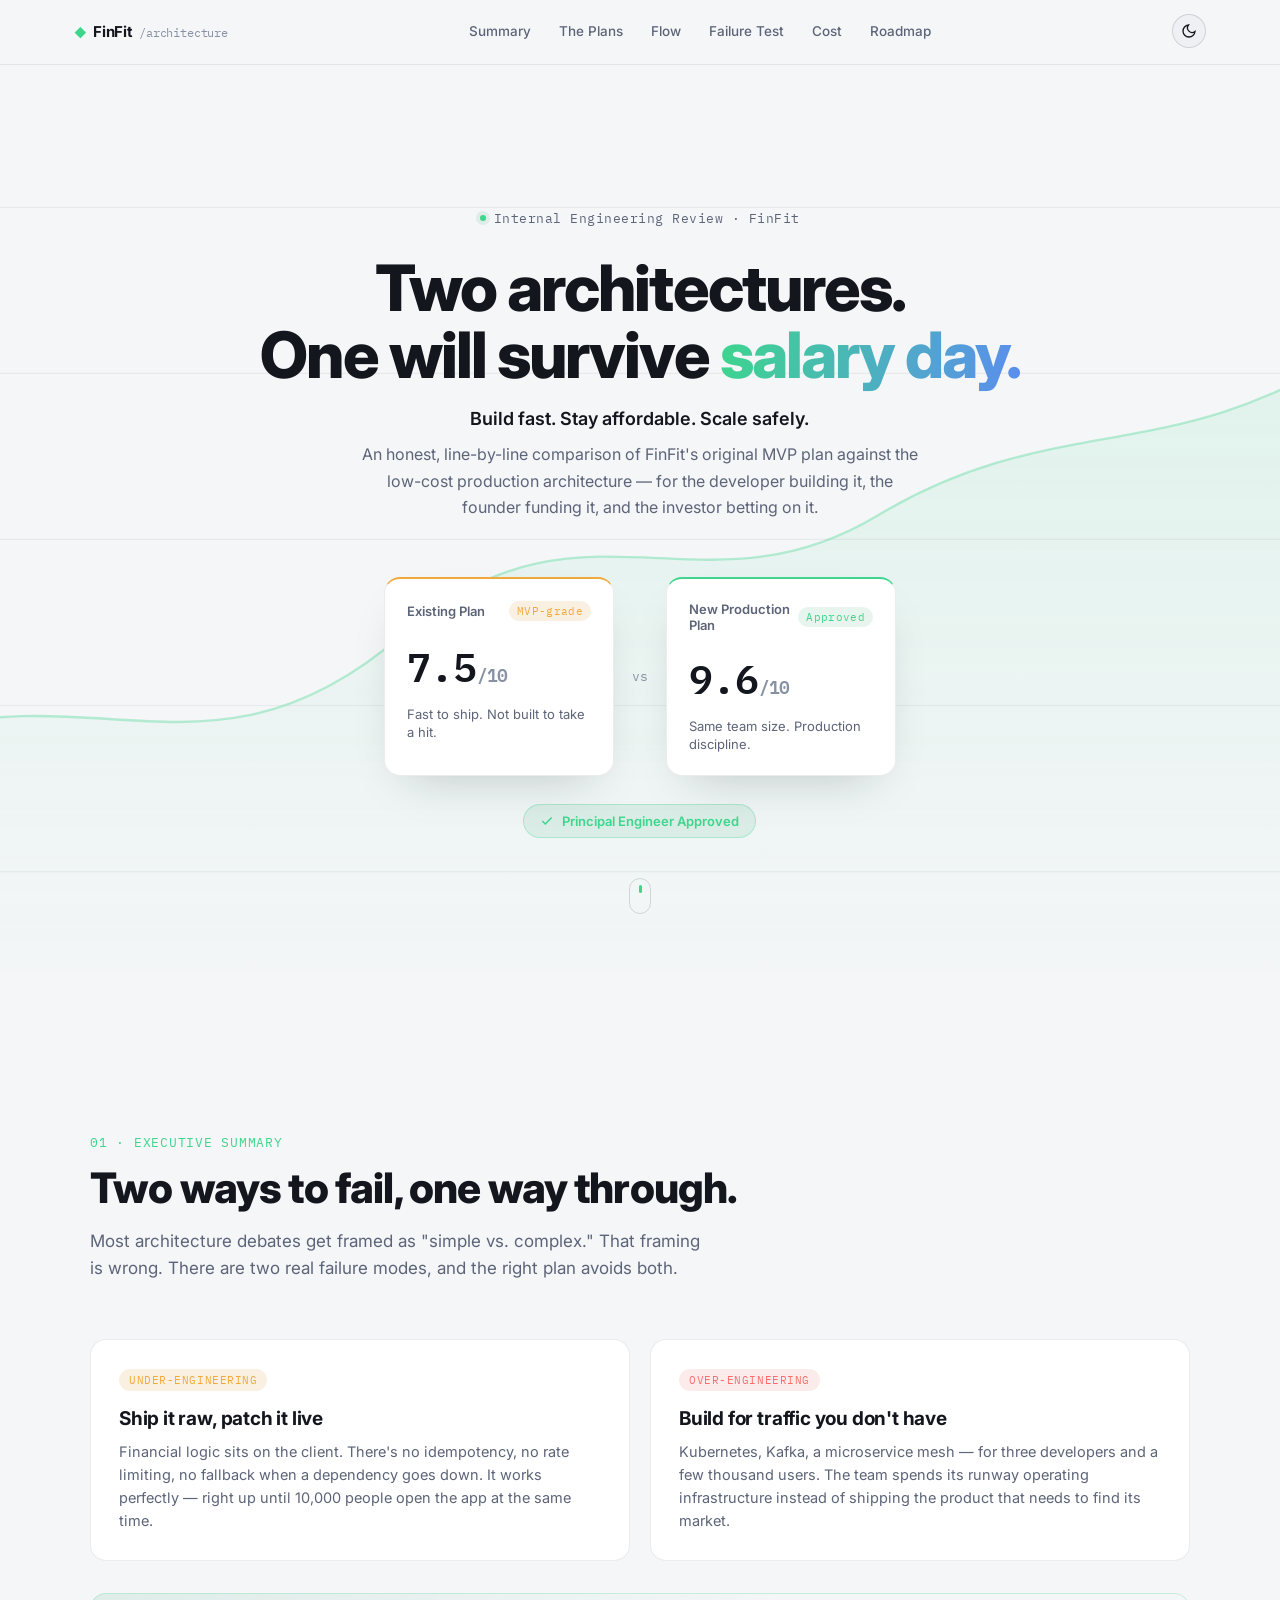
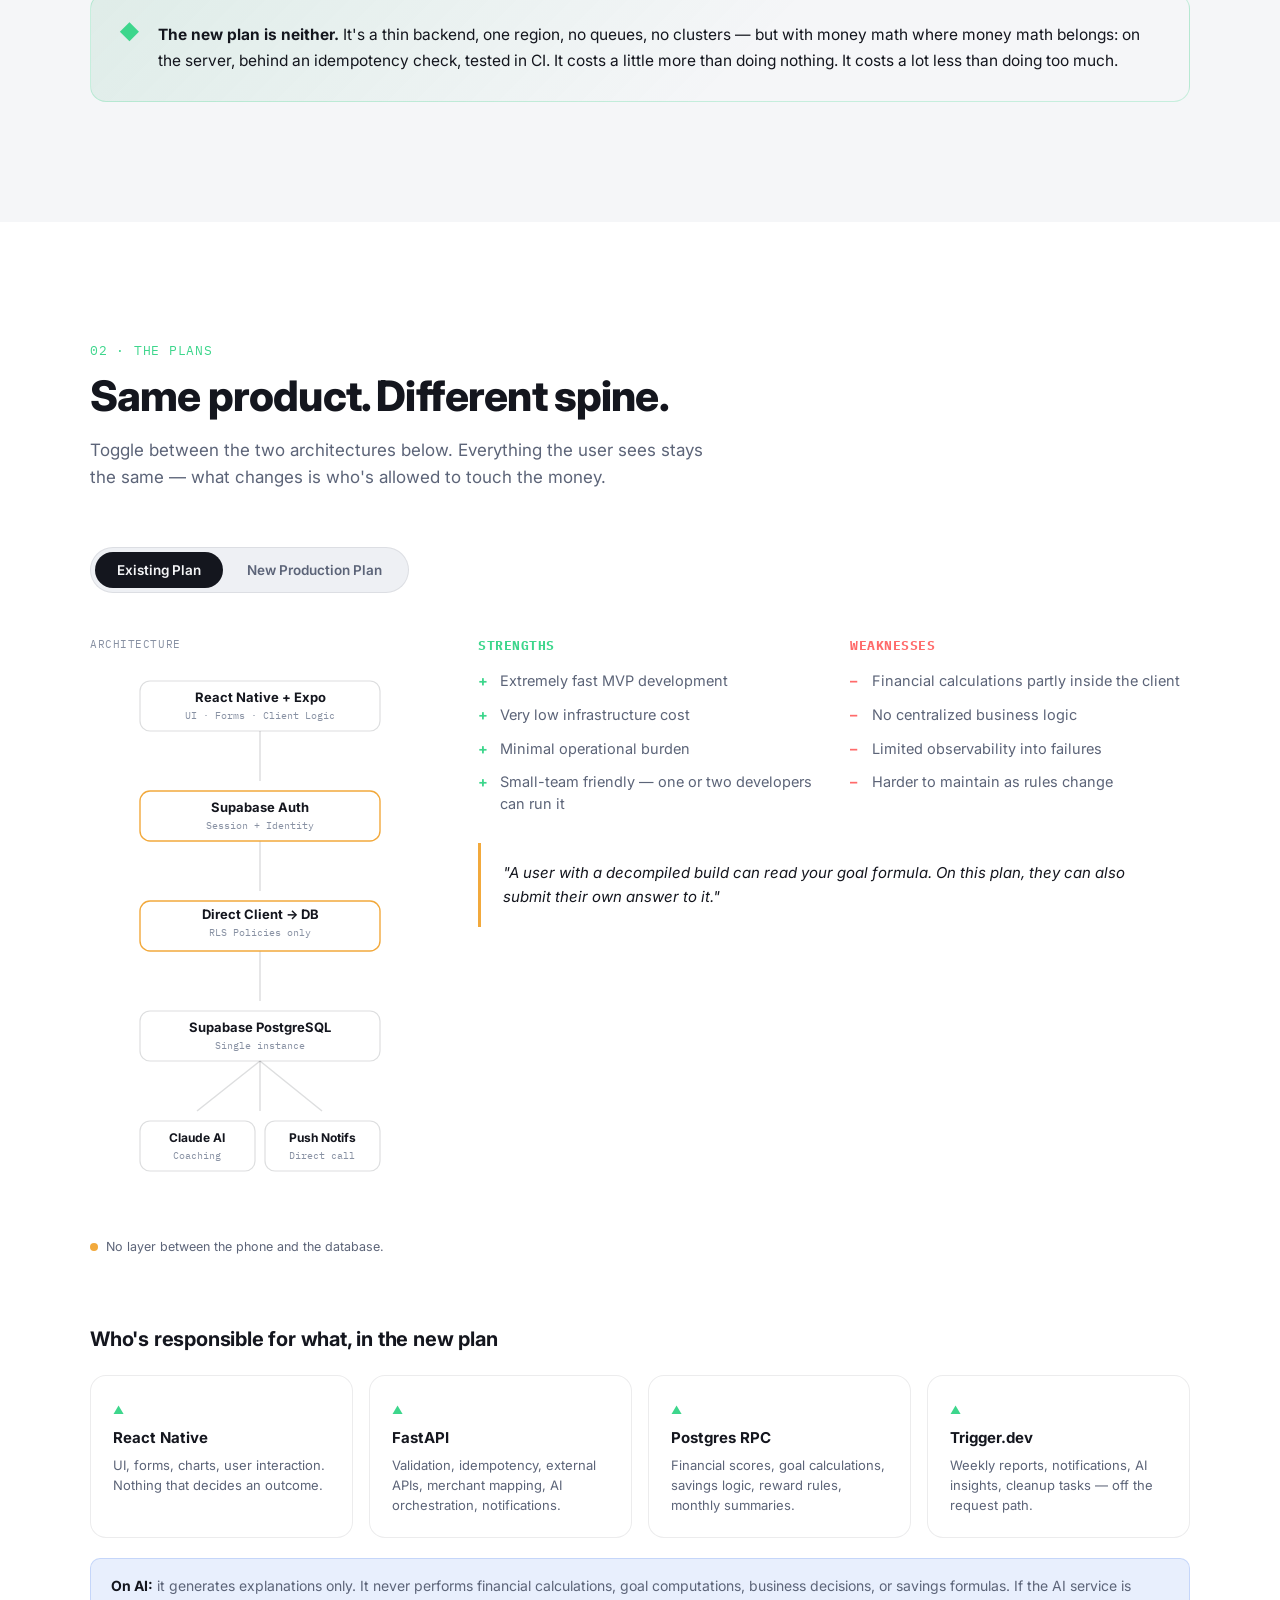
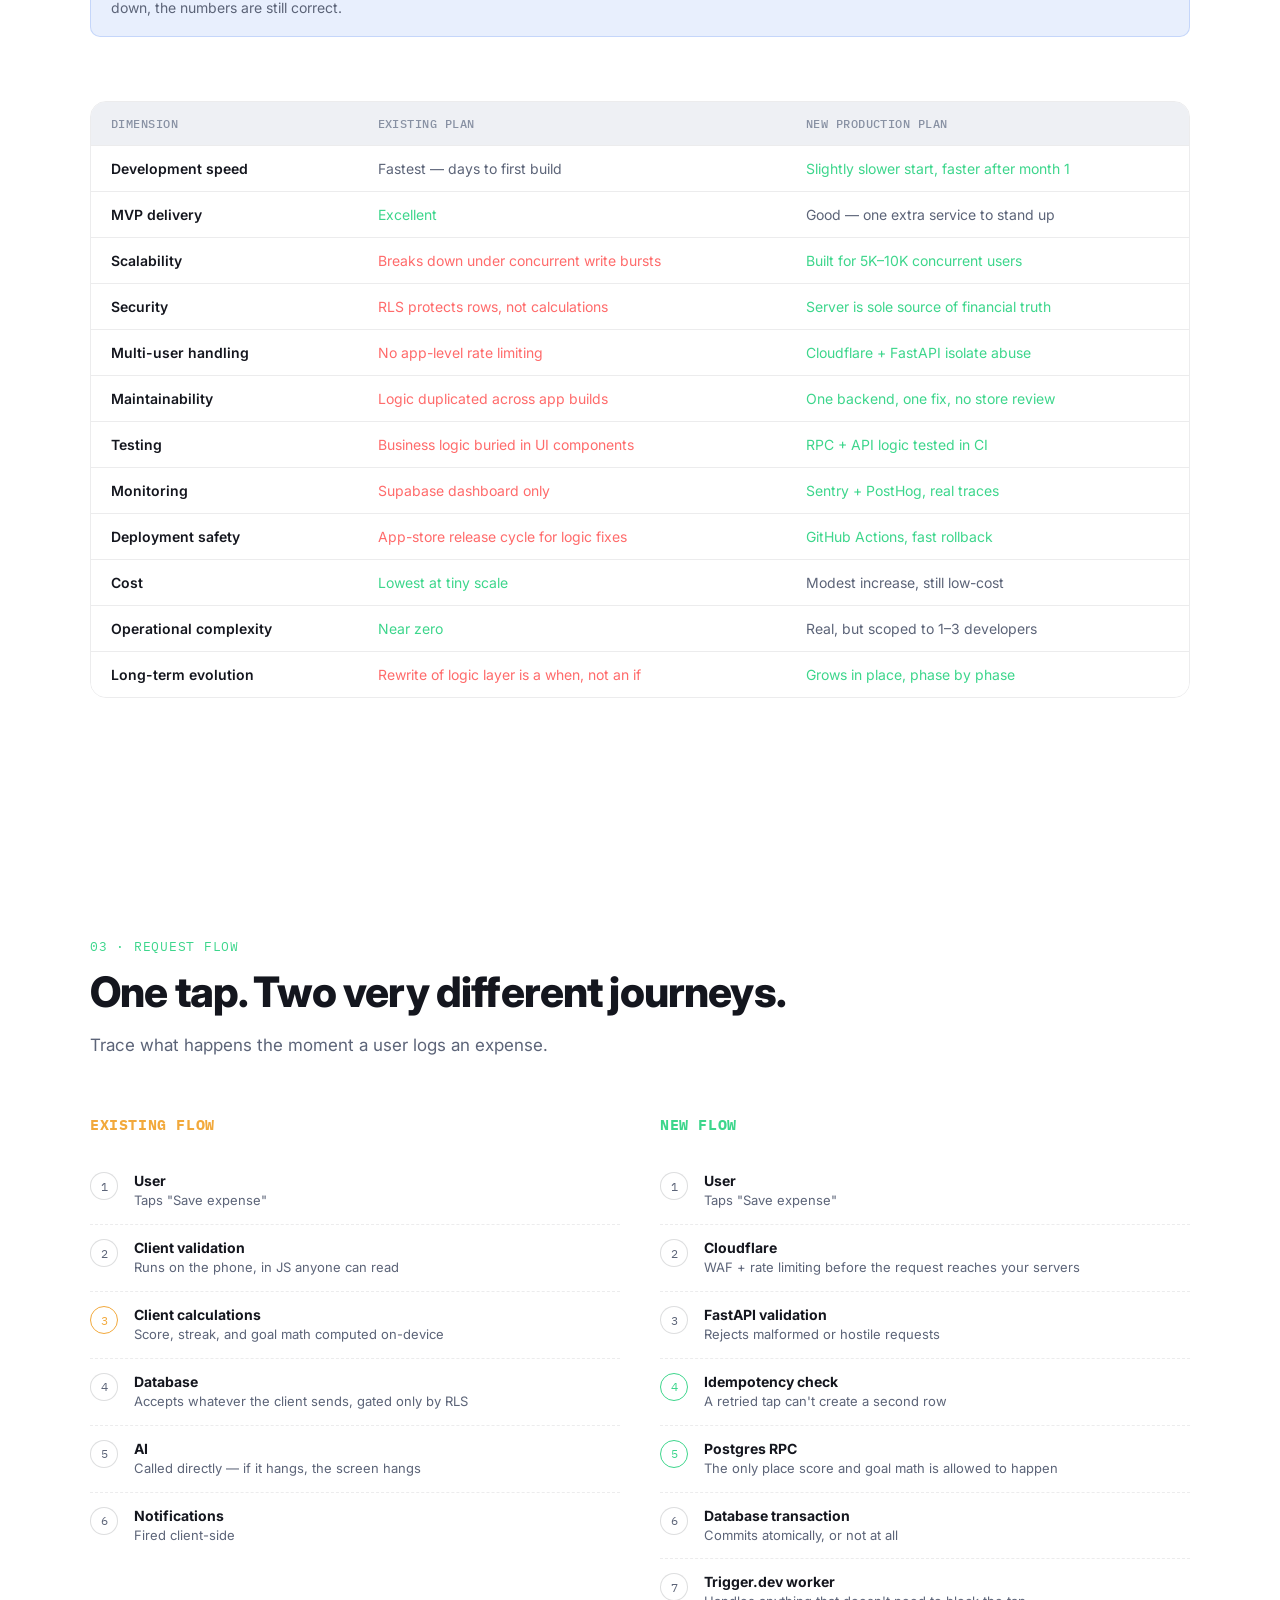
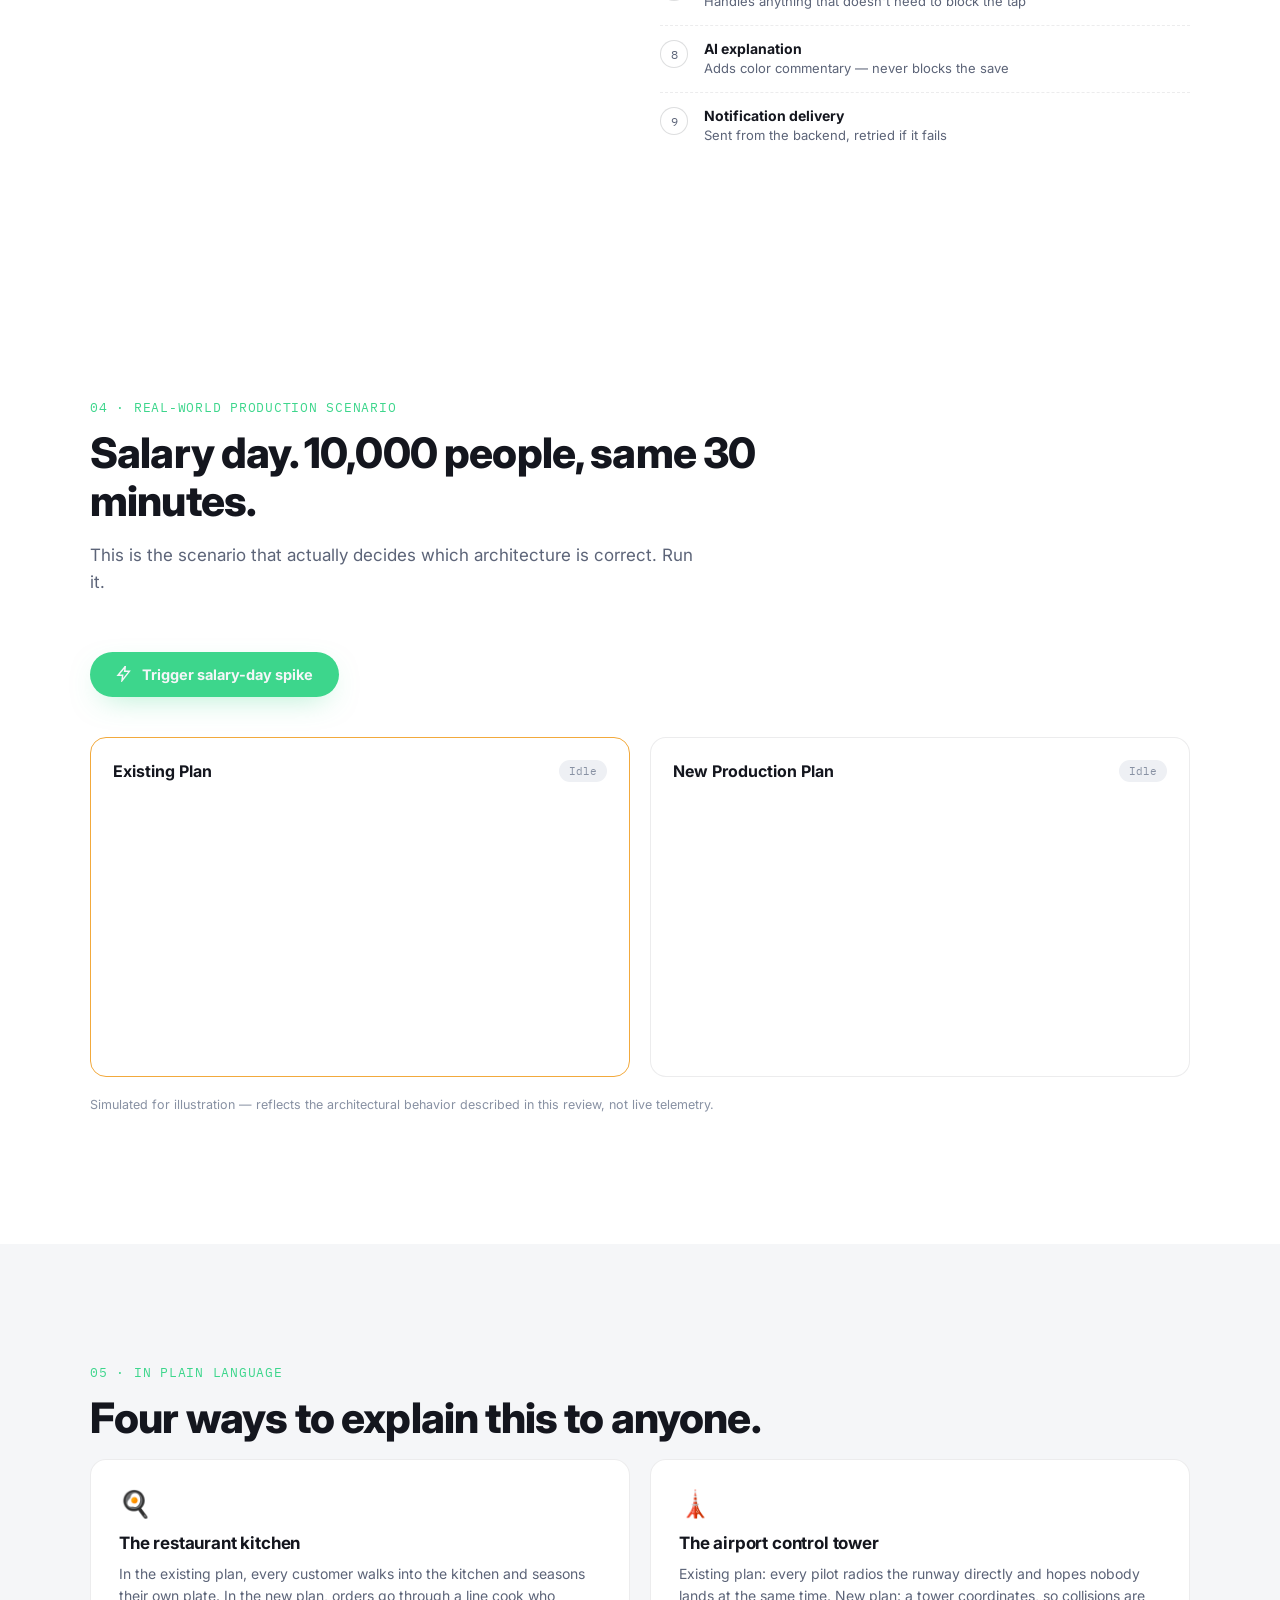
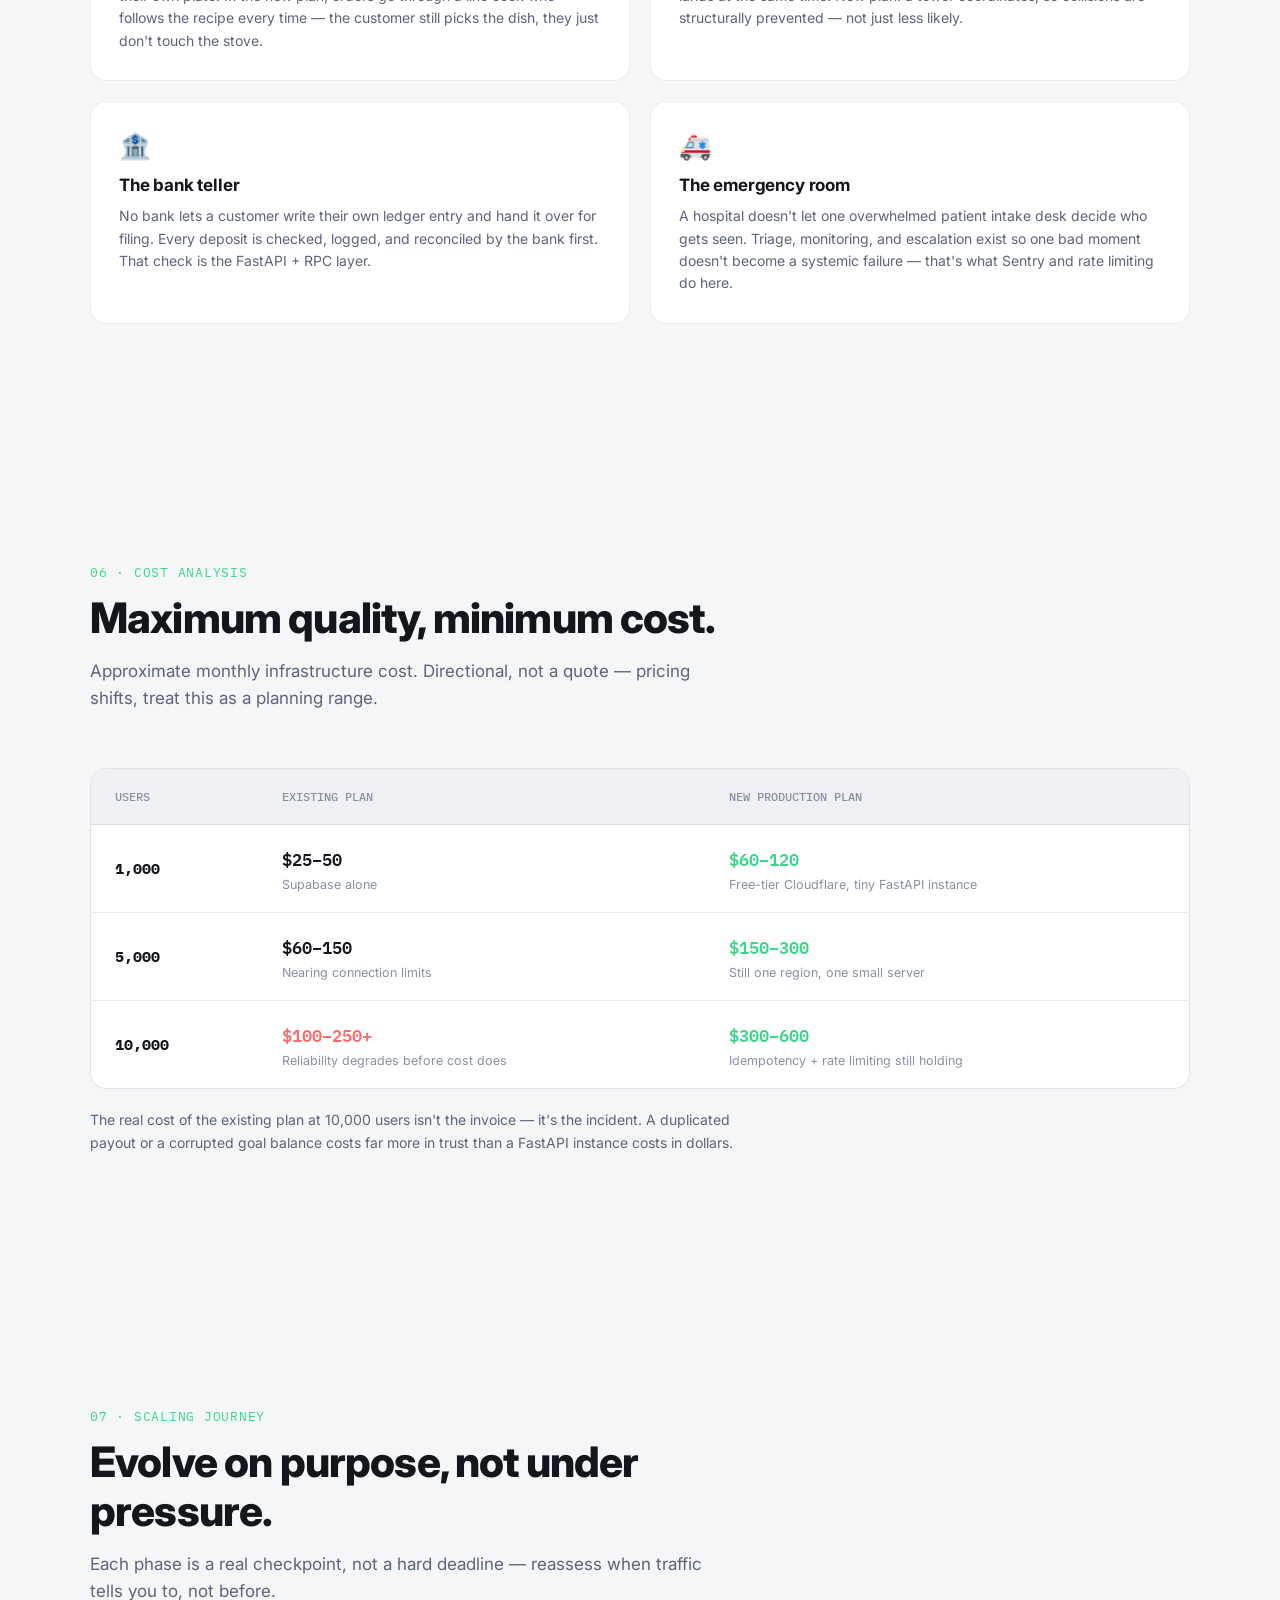
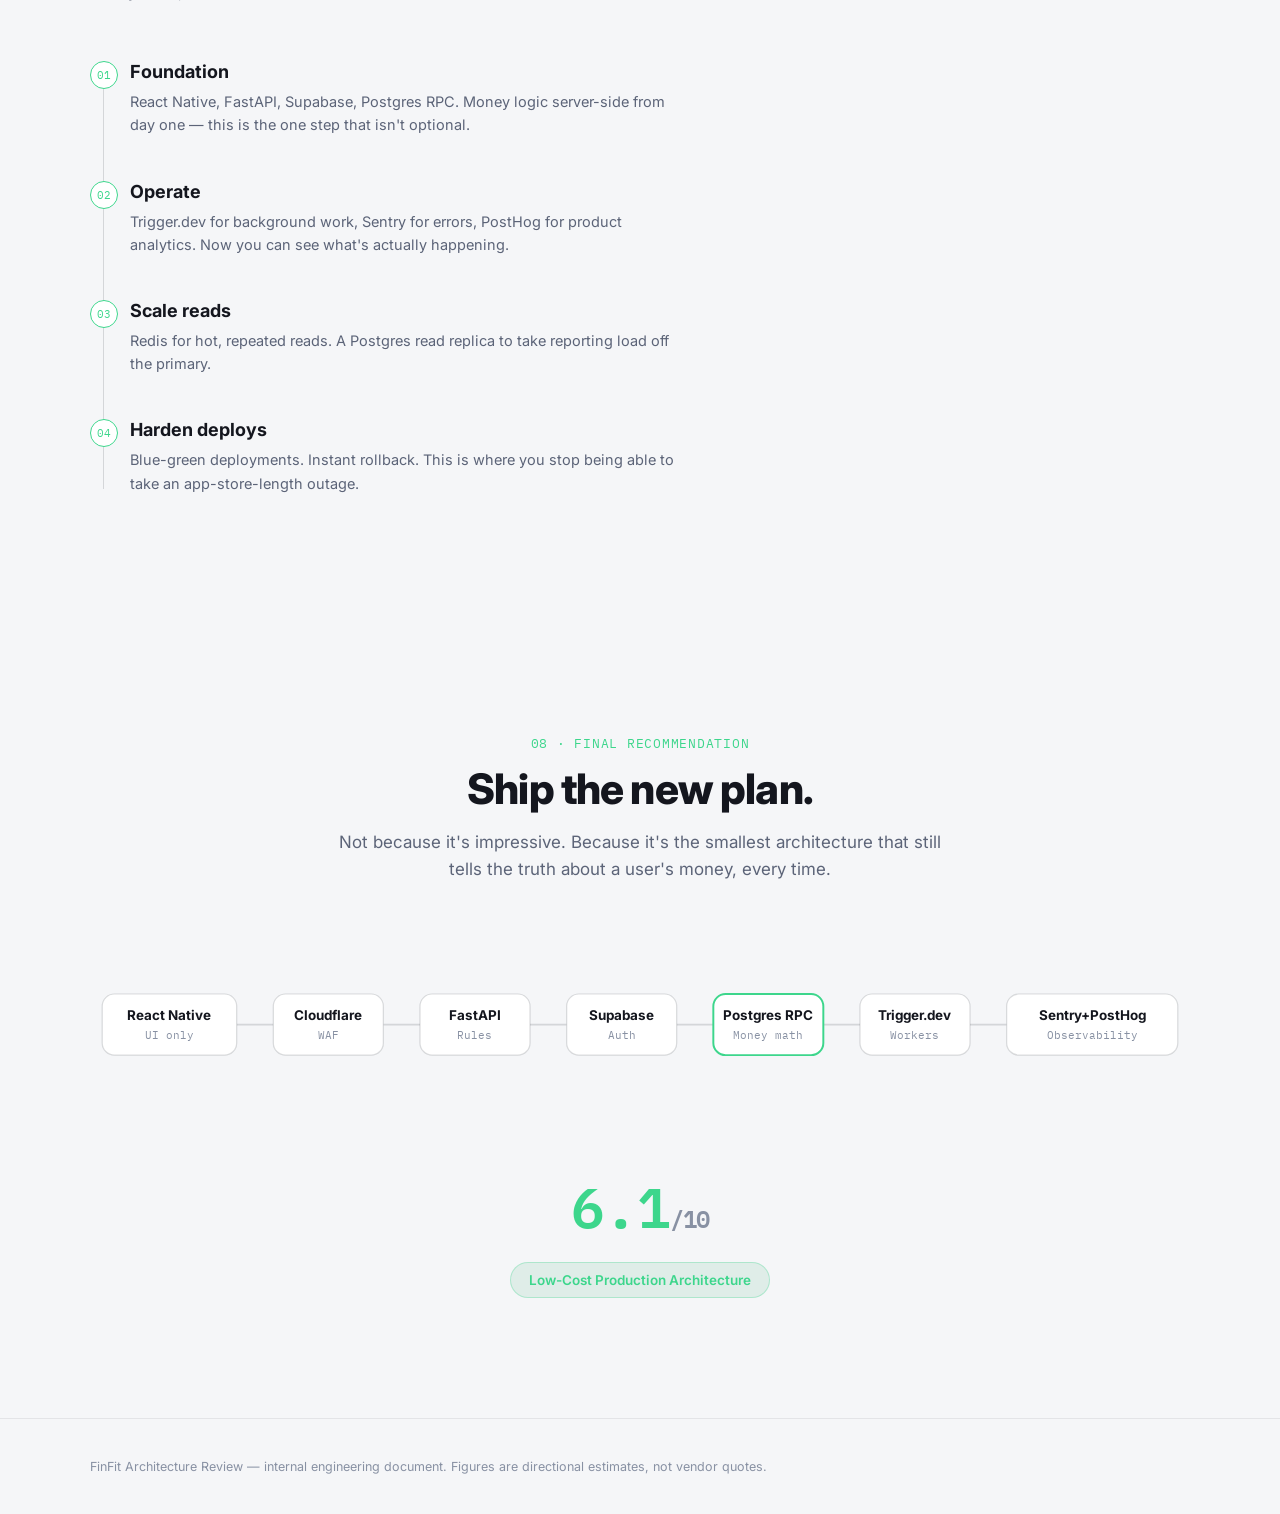
<file: index.html>
<!DOCTYPE html>
<html lang="en">
<head>
<meta charset="UTF-8">
<meta name="viewport" content="width=device-width, initial-scale=1.0">
<title>FinFit — Architecture Evolution</title>
<meta name="description" content="From startup MVP to production-ready fintech engineering. FinFit's architecture evolution, explained.">
<link rel="preconnect" href="https://fonts.googleapis.com">
<link rel="preconnect" href="https://fonts.gstatic.com" crossorigin>
<link href="https://fonts.googleapis.com/css2?family=Inter:wght@400;500;600;700;800&family=IBM+Plex+Mono:wght@400;500;600&display=swap" rel="stylesheet">
<link rel="stylesheet" href="styles.css">
</head>
<body>

<div class="grain" aria-hidden="true"></div>

<!-- ============ NAV ============ -->
<header class="nav" id="nav">
  <div class="nav-inner">
    <a href="#top" class="nav-brand">
      <span class="nav-mark" aria-hidden="true">◆</span>
      <span>FinFit</span>
      <span class="nav-sub">/architecture</span>
    </a>
    <nav class="nav-links" aria-label="Primary">
      <a href="#summary">Summary</a>
      <a href="#plans">The Plans</a>
      <a href="#flow">Flow</a>
      <a href="#simulator">Failure Test</a>
      <a href="#cost">Cost</a>
      <a href="#roadmap">Roadmap</a>
    </nav>
    <div class="nav-actions">
      <button class="theme-toggle" id="themeToggle" aria-label="Switch to light mode" aria-pressed="false">
        <svg class="icon-sun" width="16" height="16" viewBox="0 0 24 24" fill="none" stroke="currentColor" stroke-width="2"><circle cx="12" cy="12" r="4"/><path d="M12 2v2M12 20v2M4.9 4.9l1.4 1.4M17.7 17.7l1.4 1.4M2 12h2M20 12h2M4.9 19.1l1.4-1.4M17.7 6.3l1.4-1.4"/></svg>
        <svg class="icon-moon" width="16" height="16" viewBox="0 0 24 24" fill="none" stroke="currentColor" stroke-width="2"><path d="M21 12.8A9 9 0 1 1 11.2 3 7 7 0 0 0 21 12.8z"/></svg>
      </button>
    </div>
  </div>
  <div class="nav-progress" id="navProgress"></div>
</header>

<main id="top">

  <!-- ============ HERO ============ -->
  <section class="hero">
    <div class="hero-bg" aria-hidden="true">
      <svg class="hero-ledger" viewBox="0 0 1200 800" preserveAspectRatio="xMidYMid slice">
        <defs>
          <linearGradient id="ledgerFade" x1="0" y1="0" x2="0" y2="1">
            <stop offset="0%" stop-color="var(--accent-money)" stop-opacity="0.16"/>
            <stop offset="100%" stop-color="var(--accent-money)" stop-opacity="0"/>
          </linearGradient>
        </defs>
        <g stroke="var(--line)" stroke-width="1">
          <line x1="0" y1="120" x2="1200" y2="120"/>
          <line x1="0" y1="260" x2="1200" y2="260"/>
          <line x1="0" y1="400" x2="1200" y2="400"/>
          <line x1="0" y1="540" x2="1200" y2="540"/>
          <line x1="0" y1="680" x2="1200" y2="680"/>
        </g>
        <path d="M0,560 C150,520 250,610 400,480 C550,350 650,470 800,380 C950,290 1050,340 1200,240" fill="none" stroke="var(--accent-money)" stroke-width="2" opacity="0.5"/>
        <path d="M0,560 C150,520 250,610 400,480 C550,350 650,470 800,380 C950,290 1050,340 1200,240 L1200,800 L0,800 Z" fill="url(#ledgerFade)"/>
      </svg>
    </div>

    <div class="hero-inner">
      <p class="eyebrow"><span class="eyebrow-dot"></span>Internal Engineering Review · FinFit</p>
      <h1 class="hero-title">
        Two architectures.<br>
        One will survive <span class="hero-title-accent">salary day.</span>
      </h1>
      <p class="hero-tagline">Build fast. Stay affordable. Scale safely.</p>
      <p class="hero-sub">An honest, line-by-line comparison of FinFit's original MVP plan against the low-cost production architecture — for the developer building it, the founder funding it, and the investor betting on it.</p>

      <div class="hero-scores">
        <div class="score-card score-card--existing">
          <div class="score-card-head">
            <span class="score-tag">Existing Plan</span>
            <span class="score-status score-status--caution">MVP-grade</span>
          </div>
          <div class="score-value"><span class="score-num" data-count="7.5">0</span><span class="score-den">/10</span></div>
          <p class="score-note">Fast to ship. Not built to take a hit.</p>
        </div>
        <div class="score-vs" aria-hidden="true">vs</div>
        <div class="score-card score-card--new">
          <div class="score-card-head">
            <span class="score-tag">New Production Plan</span>
            <span class="score-status score-status--good">Approved</span>
          </div>
          <div class="score-value"><span class="score-num" data-count="9.6">0</span><span class="score-den">/10</span></div>
          <p class="score-note">Same team size. Production discipline.</p>
        </div>
      </div>

      <div class="hero-badge">
        <svg width="14" height="14" viewBox="0 0 24 24" fill="none" stroke="currentColor" stroke-width="2.5"><path d="M20 6L9 17l-5-5"/></svg>
        Principal Engineer Approved
      </div>
    </div>
    <a href="#summary" class="scroll-cue" aria-label="Scroll to summary">
      <span></span>
    </a>
  </section>

  <!-- ============ EXECUTIVE SUMMARY ============ -->
  <section class="section" id="summary">
    <div class="section-inner">
      <p class="section-eyebrow">01 · Executive Summary</p>
      <h2 class="section-title">Two ways to fail, one way through.</h2>
      <p class="section-lede">Most architecture debates get framed as "simple vs. complex." That framing is wrong. There are two real failure modes, and the right plan avoids both.</p>

      <div class="risk-pair">
        <div class="risk-card">
          <span class="risk-label risk-label--under">Under-engineering</span>
          <h3>Ship it raw, patch it live</h3>
          <p>Financial logic sits on the client. There's no idempotency, no rate limiting, no fallback when a dependency goes down. It works perfectly — right up until 10,000 people open the app at the same time.</p>
        </div>
        <div class="risk-card">
          <span class="risk-label risk-label--over">Over-engineering</span>
          <h3>Build for traffic you don't have</h3>
          <p>Kubernetes, Kafka, a microservice mesh — for three developers and a few thousand users. The team spends its runway operating infrastructure instead of shipping the product that needs to find its market.</p>
        </div>
      </div>

      <div class="hybrid-callout">
        <div class="hybrid-callout-mark" aria-hidden="true">◆</div>
        <p><strong>The new plan is neither.</strong> It's a thin backend, one region, no queues, no clusters — but with money math where money math belongs: on the server, behind an idempotency check, tested in CI. It costs a little more than doing nothing. It costs a lot less than doing too much.</p>
      </div>
    </div>
  </section>

  <!-- ============ THE PLANS ============ -->
  <section class="section section--plans" id="plans">
    <div class="section-inner">
      <p class="section-eyebrow">02 · The Plans</p>
      <h2 class="section-title">Same product. Different spine.</h2>
      <p class="section-lede">Toggle between the two architectures below. Everything the user sees stays the same — what changes is who's allowed to touch the money.</p>

      <div class="plan-toggle" role="tablist" aria-label="Select architecture plan">
        <button class="plan-toggle-btn is-active" role="tab" aria-selected="true" data-plan="existing">Existing Plan</button>
        <button class="plan-toggle-btn" role="tab" aria-selected="false" data-plan="new">New Production Plan</button>
      </div>

      <div class="plan-panel" data-panel="existing">
        <div class="plan-grid">
          <div class="plan-diagram-wrap">
            <div class="plan-diagram-label">Architecture</div>
            <svg viewBox="0 0 340 560" class="plan-diagram" role="img" aria-label="Existing plan architecture diagram">
              <g class="pd-flow" stroke="var(--line-strong)" stroke-width="1.5" fill="none">
                <line x1="170" y1="70" x2="170" y2="120"/>
                <line x1="170" y1="180" x2="170" y2="230"/>
                <line x1="170" y1="290" x2="170" y2="340"/>
                <line x1="170" y1="400" x2="170" y2="450"/>
              </g>
              <g class="pd-node">
                <rect x="50" y="20" width="240" height="50" rx="10"/>
                <text x="170" y="41" class="pd-title">React Native + Expo</text>
                <text x="170" y="58" class="pd-sub">UI · Forms · Client Logic</text>
              </g>
              <g class="pd-node pd-node--risk">
                <rect x="50" y="130" width="240" height="50" rx="10"/>
                <text x="170" y="151" class="pd-title">Supabase Auth</text>
                <text x="170" y="168" class="pd-sub">Session + Identity</text>
              </g>
              <g class="pd-node pd-node--risk">
                <rect x="50" y="240" width="240" height="50" rx="10"/>
                <text x="170" y="258" class="pd-title">Direct Client → DB</text>
                <text x="170" y="275" class="pd-sub">RLS Policies only</text>
              </g>
              <g class="pd-node">
                <rect x="50" y="350" width="240" height="50" rx="10"/>
                <text x="170" y="371" class="pd-title">Supabase PostgreSQL</text>
                <text x="170" y="388" class="pd-sub">Single instance</text>
              </g>
              <g class="pd-node">
                <rect x="50" y="460" width="115" height="50" rx="10"/>
                <text x="107" y="481" class="pd-title" style="font-size:12px">Claude AI</text>
                <text x="107" y="498" class="pd-sub">Coaching</text>
              </g>
              <g class="pd-node">
                <rect x="175" y="460" width="115" height="50" rx="10"/>
                <text x="232" y="481" class="pd-title" style="font-size:12px">Push Notifs</text>
                <text x="232" y="498" class="pd-sub">Direct call</text>
              </g>
              <line x1="170" y1="400" x2="107" y2="450" stroke="var(--line-strong)" stroke-width="1.5"/>
              <line x1="170" y1="400" x2="232" y2="450" stroke="var(--line-strong)" stroke-width="1.5"/>
            </svg>
            <p class="plan-diagram-caption"><span class="dot dot--risk"></span> No layer between the phone and the database.</p>
          </div>

          <div class="plan-details">
            <div class="detail-cols">
              <div class="detail-col">
                <h4 class="detail-head detail-head--good">Strengths</h4>
                <ul class="check-list check-list--good">
                  <li>Extremely fast MVP development</li>
                  <li>Very low infrastructure cost</li>
                  <li>Minimal operational burden</li>
                  <li>Small-team friendly — one or two developers can run it</li>
                </ul>
              </div>
              <div class="detail-col">
                <h4 class="detail-head detail-head--bad">Weaknesses</h4>
                <ul class="check-list check-list--bad">
                  <li>Financial calculations partly inside the client</li>
                  <li>No centralized business logic</li>
                  <li>Limited observability into failures</li>
                  <li>Harder to maintain as rules change</li>
                </ul>
              </div>
            </div>
            <div class="quote-strip">
              "A user with a decompiled build can read your goal formula. On this plan, they can also submit their own answer to it."
            </div>
          </div>
        </div>
      </div>

      <div class="plan-panel is-hidden" data-panel="new">
        <div class="plan-grid">
          <div class="plan-diagram-wrap">
            <div class="plan-diagram-label">Architecture</div>
            <svg viewBox="0 0 340 700" class="plan-diagram" role="img" aria-label="New production plan architecture diagram">
              <g class="pd-flow" stroke="var(--line-strong)" stroke-width="1.5" fill="none">
                <line x1="170" y1="70" x2="170" y2="115"/>
                <line x1="170" y1="170" x2="170" y2="215"/>
                <line x1="170" y1="270" x2="170" y2="315"/>
                <line x1="170" y1="370" x2="170" y2="415"/>
                <line x1="170" y1="470" x2="170" y2="515"/>
                <line x1="170" y1="570" x2="170" y2="615"/>
              </g>
              <g class="pd-node">
                <rect x="50" y="20" width="240" height="50" rx="10"/>
                <text x="170" y="41" class="pd-title">React Native + Expo</text>
                <text x="170" y="58" class="pd-sub">UI only — zero business logic</text>
              </g>
              <g class="pd-node pd-node--good">
                <rect x="50" y="120" width="240" height="50" rx="10"/>
                <text x="170" y="141" class="pd-title">Cloudflare</text>
                <text x="170" y="158" class="pd-sub">WAF · Rate Limiting · Free tier</text>
              </g>
              <g class="pd-node pd-node--good">
                <rect x="50" y="220" width="240" height="50" rx="10"/>
                <text x="170" y="241" class="pd-title">FastAPI</text>
                <text x="170" y="258" class="pd-sub">Validation · Idempotency</text>
              </g>
              <g class="pd-node">
                <rect x="50" y="320" width="240" height="50" rx="10"/>
                <text x="170" y="341" class="pd-title">Supabase Auth</text>
                <text x="170" y="358" class="pd-sub">Session + Identity</text>
              </g>
              <g class="pd-node pd-node--good">
                <rect x="50" y="420" width="240" height="50" rx="10"/>
                <text x="170" y="441" class="pd-title">Postgres RPC Functions</text>
                <text x="170" y="458" class="pd-sub">Scores · Goals · Rewards</text>
              </g>
              <g class="pd-node pd-node--good">
                <rect x="50" y="520" width="240" height="50" rx="10"/>
                <text x="170" y="541" class="pd-title">Trigger.dev Workers</text>
                <text x="170" y="558" class="pd-sub">Reports · Cleanup · Insights</text>
              </g>
              <g class="pd-node">
                <rect x="50" y="620" width="115" height="50" rx="10"/>
                <text x="107" y="641" class="pd-title" style="font-size:12px">AI Service</text>
                <text x="107" y="658" class="pd-sub">Explains only</text>
              </g>
              <g class="pd-node">
                <rect x="175" y="620" width="115" height="50" rx="10"/>
                <text x="232" y="641" class="pd-title" style="font-size:12px">Sentry+PostHog</text>
                <text x="232" y="658" class="pd-sub">Observability</text>
              </g>
              <line x1="170" y1="570" x2="107" y2="610" stroke="var(--line-strong)" stroke-width="1.5"/>
              <line x1="170" y1="570" x2="232" y2="610" stroke="var(--line-strong)" stroke-width="1.5"/>
            </svg>
            <p class="plan-diagram-caption"><span class="dot dot--good"></span> Every write to money passes through FastAPI + an RPC function.</p>
          </div>

          <div class="plan-details">
            <div class="detail-cols">
              <div class="detail-col">
                <h4 class="detail-head detail-head--good">Strengths</h4>
                <ul class="check-list check-list--good">
                  <li>Production-grade reliability without a platform team</li>
                  <li>Financial logic centralized in Postgres RPC — one source of truth</li>
                  <li>AI isolated so its outages never touch money math</li>
                  <li>Real observability: Sentry, PostHog, GitHub Actions</li>
                  <li>Still runs on 1–3 developers, still cheap</li>
                </ul>
              </div>
              <div class="detail-col">
                <h4 class="detail-head detail-head--bad">Trade-offs</h4>
                <ul class="check-list check-list--bad">
                  <li>More moving parts than a pure Supabase app</li>
                  <li>A backend now exists, so someone owns deploying it</li>
                  <li>Slightly slower week one, in exchange for no rewrite later</li>
                </ul>
              </div>
            </div>
            <div class="quote-strip quote-strip--good">
              "No Kubernetes. No Kafka. No microservices. No Redis, initially. Just the money logic in the right place."
            </div>
          </div>
        </div>
      </div>

      <div class="resp-table-wrap">
        <h3 class="subhead">Who's responsible for what, in the new plan</h3>
        <div class="resp-grid">
          <div class="resp-card">
            <span class="resp-icon">▲</span>
            <h4>React Native</h4>
            <p>UI, forms, charts, user interaction. Nothing that decides an outcome.</p>
          </div>
          <div class="resp-card">
            <span class="resp-icon">▲</span>
            <h4>FastAPI</h4>
            <p>Validation, idempotency, external APIs, merchant mapping, AI orchestration, notifications.</p>
          </div>
          <div class="resp-card">
            <span class="resp-icon">▲</span>
            <h4>Postgres RPC</h4>
            <p>Financial scores, goal calculations, savings logic, reward rules, monthly summaries.</p>
          </div>
          <div class="resp-card">
            <span class="resp-icon">▲</span>
            <h4>Trigger.dev</h4>
            <p>Weekly reports, notifications, AI insights, cleanup tasks — off the request path.</p>
          </div>
        </div>
        <div class="ai-callout">
          <strong>On AI:</strong> it generates explanations only. It never performs financial calculations, goal computations, business decisions, or savings formulas. If the AI service is down, the numbers are still correct.
        </div>
      </div>

      <div class="table-scroll">
        <table class="compare-table" id="compareTable">
          <caption class="sr-only">Full comparison across engineering dimensions</caption>
          <thead>
            <tr>
              <th scope="col">Dimension</th>
              <th scope="col">Existing Plan</th>
              <th scope="col">New Production Plan</th>
            </tr>
          </thead>
          <tbody>
            <tr><th scope="row">Development speed</th><td>Fastest — days to first build</td><td class="td-good">Slightly slower start, faster after month 1</td></tr>
            <tr><th scope="row">MVP delivery</th><td class="td-good">Excellent</td><td>Good — one extra service to stand up</td></tr>
            <tr><th scope="row">Scalability</th><td class="td-bad">Breaks down under concurrent write bursts</td><td class="td-good">Built for 5K–10K concurrent users</td></tr>
            <tr><th scope="row">Security</th><td class="td-bad">RLS protects rows, not calculations</td><td class="td-good">Server is sole source of financial truth</td></tr>
            <tr><th scope="row">Multi-user handling</th><td class="td-bad">No app-level rate limiting</td><td class="td-good">Cloudflare + FastAPI isolate abuse</td></tr>
            <tr><th scope="row">Maintainability</th><td class="td-bad">Logic duplicated across app builds</td><td class="td-good">One backend, one fix, no store review</td></tr>
            <tr><th scope="row">Testing</th><td class="td-bad">Business logic buried in UI components</td><td class="td-good">RPC + API logic tested in CI</td></tr>
            <tr><th scope="row">Monitoring</th><td class="td-bad">Supabase dashboard only</td><td class="td-good">Sentry + PostHog, real traces</td></tr>
            <tr><th scope="row">Deployment safety</th><td class="td-bad">App-store release cycle for logic fixes</td><td class="td-good">GitHub Actions, fast rollback</td></tr>
            <tr><th scope="row">Cost</th><td class="td-good">Lowest at tiny scale</td><td>Modest increase, still low-cost</td></tr>
            <tr><th scope="row">Operational complexity</th><td class="td-good">Near zero</td><td>Real, but scoped to 1–3 developers</td></tr>
            <tr><th scope="row">Long-term evolution</th><td class="td-bad">Rewrite of logic layer is a when, not an if</td><td class="td-good">Grows in place, phase by phase</td></tr>
          </tbody>
        </table>
      </div>
    </div>
  </section>

  <!-- ============ FLOW COMPARISON ============ -->
  <section class="section section--flow" id="flow">
    <div class="section-inner">
      <p class="section-eyebrow">03 · Request Flow</p>
      <h2 class="section-title">One tap. Two very different journeys.</h2>
      <p class="section-lede">Trace what happens the moment a user logs an expense.</p>

      <div class="flow-grid">
        <div class="flow-col">
          <h3 class="flow-col-title flow-col-title--risk">Existing Flow</h3>
          <ol class="flow-steps">
            <li><span class="flow-step-n">1</span><div><strong>User</strong><p>Taps "Save expense"</p></div></li>
            <li><span class="flow-step-n">2</span><div><strong>Client validation</strong><p>Runs on the phone, in JS anyone can read</p></div></li>
            <li><span class="flow-step-n flow-step-n--risk">3</span><div><strong>Client calculations</strong><p>Score, streak, and goal math computed on-device</p></div></li>
            <li><span class="flow-step-n">4</span><div><strong>Database</strong><p>Accepts whatever the client sends, gated only by RLS</p></div></li>
            <li><span class="flow-step-n">5</span><div><strong>AI</strong><p>Called directly — if it hangs, the screen hangs</p></div></li>
            <li><span class="flow-step-n">6</span><div><strong>Notifications</strong><p>Fired client-side</p></div></li>
          </ol>
        </div>
        <div class="flow-col">
          <h3 class="flow-col-title flow-col-title--good">New Flow</h3>
          <ol class="flow-steps">
            <li><span class="flow-step-n">1</span><div><strong>User</strong><p>Taps "Save expense"</p></div></li>
            <li><span class="flow-step-n">2</span><div><strong>Cloudflare</strong><p>WAF + rate limiting before the request reaches your servers</p></div></li>
            <li><span class="flow-step-n">3</span><div><strong>FastAPI validation</strong><p>Rejects malformed or hostile requests</p></div></li>
            <li><span class="flow-step-n flow-step-n--good">4</span><div><strong>Idempotency check</strong><p>A retried tap can't create a second row</p></div></li>
            <li><span class="flow-step-n flow-step-n--good">5</span><div><strong>Postgres RPC</strong><p>The only place score and goal math is allowed to happen</p></div></li>
            <li><span class="flow-step-n">6</span><div><strong>Database transaction</strong><p>Commits atomically, or not at all</p></div></li>
            <li><span class="flow-step-n">7</span><div><strong>Trigger.dev worker</strong><p>Handles anything that doesn't need to block the tap</p></div></li>
            <li><span class="flow-step-n">8</span><div><strong>AI explanation</strong><p>Adds color commentary — never blocks the save</p></div></li>
            <li><span class="flow-step-n">9</span><div><strong>Notification delivery</strong><p>Sent from the backend, retried if it fails</p></div></li>
          </ol>
        </div>
      </div>
    </div>
  </section>

  <!-- ============ SIMULATOR ============ -->
  <section class="section section--sim" id="simulator">
    <div class="section-inner">
      <p class="section-eyebrow">04 · Real-World Production Scenario</p>
      <h2 class="section-title">Salary day. 10,000 people, same 30 minutes.</h2>
      <p class="section-lede">This is the scenario that actually decides which architecture is correct. Run it.</p>

      <button class="sim-trigger" id="simTrigger">
        <svg width="16" height="16" viewBox="0 0 24 24" fill="none" stroke="currentColor" stroke-width="2.2"><path d="M13 2L3 14h7l-1 8 11-14h-7l1-8z"/></svg>
        <span id="simTriggerLabel">Trigger salary-day spike</span>
      </button>

      <div class="sim-grid">
        <div class="sim-panel" id="simExisting">
          <div class="sim-panel-head">
            <h3>Existing Plan</h3>
            <span class="sim-status" id="simStatusExisting">Idle</span>
          </div>
          <div class="sim-events" id="simEventsExisting"></div>
        </div>
        <div class="sim-panel sim-panel--good" id="simNew">
          <div class="sim-panel-head">
            <h3>New Production Plan</h3>
            <span class="sim-status" id="simStatusNew">Idle</span>
          </div>
          <div class="sim-events" id="simEventsNew"></div>
        </div>
      </div>

      <p class="sim-caption">Simulated for illustration — reflects the architectural behavior described in this review, not live telemetry.</p>
    </div>
  </section>

  <!-- ============ ANALOGIES ============ -->
  <section class="section" id="analogies">
    <div class="section-inner">
      <p class="section-eyebrow">05 · In Plain Language</p>
      <h2 class="section-title">Four ways to explain this to anyone.</h2>

      <div class="analogy-grid">
        <div class="analogy-card">
          <div class="analogy-icon" aria-hidden="true">🍳</div>
          <h3>The restaurant kitchen</h3>
          <p>In the existing plan, every customer walks into the kitchen and seasons their own plate. In the new plan, orders go through a line cook who follows the recipe every time — the customer still picks the dish, they just don't touch the stove.</p>
        </div>
        <div class="analogy-card">
          <div class="analogy-icon" aria-hidden="true">🗼</div>
          <h3>The airport control tower</h3>
          <p>Existing plan: every pilot radios the runway directly and hopes nobody lands at the same time. New plan: a tower coordinates, so collisions are structurally prevented — not just less likely.</p>
        </div>
        <div class="analogy-card">
          <div class="analogy-icon" aria-hidden="true">🏦</div>
          <h3>The bank teller</h3>
          <p>No bank lets a customer write their own ledger entry and hand it over for filing. Every deposit is checked, logged, and reconciled by the bank first. That check is the FastAPI + RPC layer.</p>
        </div>
        <div class="analogy-card">
          <div class="analogy-icon" aria-hidden="true">🚑</div>
          <h3>The emergency room</h3>
          <p>A hospital doesn't let one overwhelmed patient intake desk decide who gets seen. Triage, monitoring, and escalation exist so one bad moment doesn't become a systemic failure — that's what Sentry and rate limiting do here.</p>
        </div>
      </div>
    </div>
  </section>

  <!-- ============ COST ANALYSIS ============ -->
  <section class="section section--cost" id="cost">
    <div class="section-inner">
      <p class="section-eyebrow">06 · Cost Analysis</p>
      <h2 class="section-title">Maximum quality, minimum cost.</h2>
      <p class="section-lede">Approximate monthly infrastructure cost. Directional, not a quote — pricing shifts, treat this as a planning range.</p>

      <div class="cost-table-wrap">
        <table class="cost-table">
          <thead>
            <tr>
              <th scope="col">Users</th>
              <th scope="col">Existing Plan</th>
              <th scope="col">New Production Plan</th>
            </tr>
          </thead>
          <tbody>
            <tr>
              <th scope="row">1,000</th>
              <td><span class="cost-amt">$25–50</span><span class="cost-note">Supabase alone</span></td>
              <td><span class="cost-amt cost-amt--good">$60–120</span><span class="cost-note">Free-tier Cloudflare, tiny FastAPI instance</span></td>
            </tr>
            <tr>
              <th scope="row">5,000</th>
              <td><span class="cost-amt">$60–150</span><span class="cost-note">Nearing connection limits</span></td>
              <td><span class="cost-amt cost-amt--good">$150–300</span><span class="cost-note">Still one region, one small server</span></td>
            </tr>
            <tr>
              <th scope="row">10,000</th>
              <td><span class="cost-amt cost-amt--bad">$100–250+</span><span class="cost-note">Reliability degrades before cost does</span></td>
              <td><span class="cost-amt cost-amt--good">$300–600</span><span class="cost-note">Idempotency + rate limiting still holding</span></td>
            </tr>
          </tbody>
        </table>
      </div>
      <p class="cost-footnote">The real cost of the existing plan at 10,000 users isn't the invoice — it's the incident. A duplicated payout or a corrupted goal balance costs far more in trust than a FastAPI instance costs in dollars.</p>
    </div>
  </section>

  <!-- ============ ROADMAP ============ -->
  <section class="section section--roadmap" id="roadmap">
    <div class="section-inner">
      <p class="section-eyebrow">07 · Scaling Journey</p>
      <h2 class="section-title">Evolve on purpose, not under pressure.</h2>
      <p class="section-lede">Each phase is a real checkpoint, not a hard deadline — reassess when traffic tells you to, not before.</p>

      <div class="timeline">
        <div class="timeline-line" aria-hidden="true"></div>

        <div class="timeline-item">
          <div class="timeline-marker">01</div>
          <div class="timeline-content">
            <h3>Foundation</h3>
            <p>React Native, FastAPI, Supabase, Postgres RPC. Money logic server-side from day one — this is the one step that isn't optional.</p>
          </div>
        </div>
        <div class="timeline-item">
          <div class="timeline-marker">02</div>
          <div class="timeline-content">
            <h3>Operate</h3>
            <p>Trigger.dev for background work, Sentry for errors, PostHog for product analytics. Now you can see what's actually happening.</p>
          </div>
        </div>
        <div class="timeline-item">
          <div class="timeline-marker">03</div>
          <div class="timeline-content">
            <h3>Scale reads</h3>
            <p>Redis for hot, repeated reads. A Postgres read replica to take reporting load off the primary.</p>
          </div>
        </div>
        <div class="timeline-item">
          <div class="timeline-marker">04</div>
          <div class="timeline-content">
            <h3>Harden deploys</h3>
            <p>Blue-green deployments. Instant rollback. This is where you stop being able to take an app-store-length outage.</p>
          </div>
        </div>
      </div>
    </div>
  </section>

  <!-- ============ FINAL RECOMMENDATION ============ -->
  <section class="section section--final" id="final">
    <div class="section-inner">
      <p class="section-eyebrow">08 · Final Recommendation</p>
      <h2 class="section-title">Ship the new plan.</h2>
      <p class="section-lede">Not because it's impressive. Because it's the smallest architecture that still tells the truth about a user's money, every time.</p>

      <div class="final-diagram-wrap">
        <svg viewBox="0 0 900 140" class="final-diagram" role="img" aria-label="Final recommended architecture, left to right">
          <g class="fd-flow" stroke="var(--line-strong)" stroke-width="1.5">
            <line x1="120" y1="70" x2="150" y2="70"/>
            <line x1="240" y1="70" x2="270" y2="70"/>
            <line x1="360" y1="70" x2="390" y2="70"/>
            <line x1="480" y1="70" x2="510" y2="70"/>
            <line x1="600" y1="70" x2="630" y2="70"/>
            <line x1="720" y1="70" x2="750" y2="70"/>
          </g>
          <g class="fd-node"><rect x="10" y="45" width="110" height="50" rx="10"/><text x="65" y="66" class="pd-title" style="font-size:11px">React Native</text><text x="65" y="82" class="pd-sub" style="font-size:9px">UI only</text></g>
          <g class="fd-node"><rect x="150" y="45" width="90" height="50" rx="10"/><text x="195" y="66" class="pd-title" style="font-size:11px">Cloudflare</text><text x="195" y="82" class="pd-sub" style="font-size:9px">WAF</text></g>
          <g class="fd-node"><rect x="270" y="45" width="90" height="50" rx="10"/><text x="315" y="66" class="pd-title" style="font-size:11px">FastAPI</text><text x="315" y="82" class="pd-sub" style="font-size:9px">Rules</text></g>
          <g class="fd-node"><rect x="390" y="45" width="90" height="50" rx="10"/><text x="435" y="66" class="pd-title" style="font-size:11px">Supabase</text><text x="435" y="82" class="pd-sub" style="font-size:9px">Auth</text></g>
          <g class="fd-node fd-node--core"><rect x="510" y="45" width="90" height="50" rx="10"/><text x="555" y="66" class="pd-title" style="font-size:11px">Postgres RPC</text><text x="555" y="82" class="pd-sub" style="font-size:9px">Money math</text></g>
          <g class="fd-node"><rect x="630" y="45" width="90" height="50" rx="10"/><text x="675" y="66" class="pd-title" style="font-size:11px">Trigger.dev</text><text x="675" y="82" class="pd-sub" style="font-size:9px">Workers</text></g>
          <g class="fd-node"><rect x="750" y="45" width="140" height="50" rx="10"/><text x="820" y="66" class="pd-title" style="font-size:11px">Sentry+PostHog</text><text x="820" y="82" class="pd-sub" style="font-size:9px">Observability</text></g>
        </svg>
      </div>

      <div class="final-score-block">
        <div class="final-score-num"><span data-count="9.6">0</span><span class="final-score-den">/10</span></div>
        <div class="final-badge">Low-Cost Production Architecture</div>
      </div>
    </div>
  </section>

  <footer class="footer">
    <div class="footer-inner">
      <p>FinFit Architecture Review — internal engineering document. Figures are directional estimates, not vendor quotes.</p>
    </div>
  </footer>

</main>

<script src="script.js"></script>
</body>
</html>
</file>
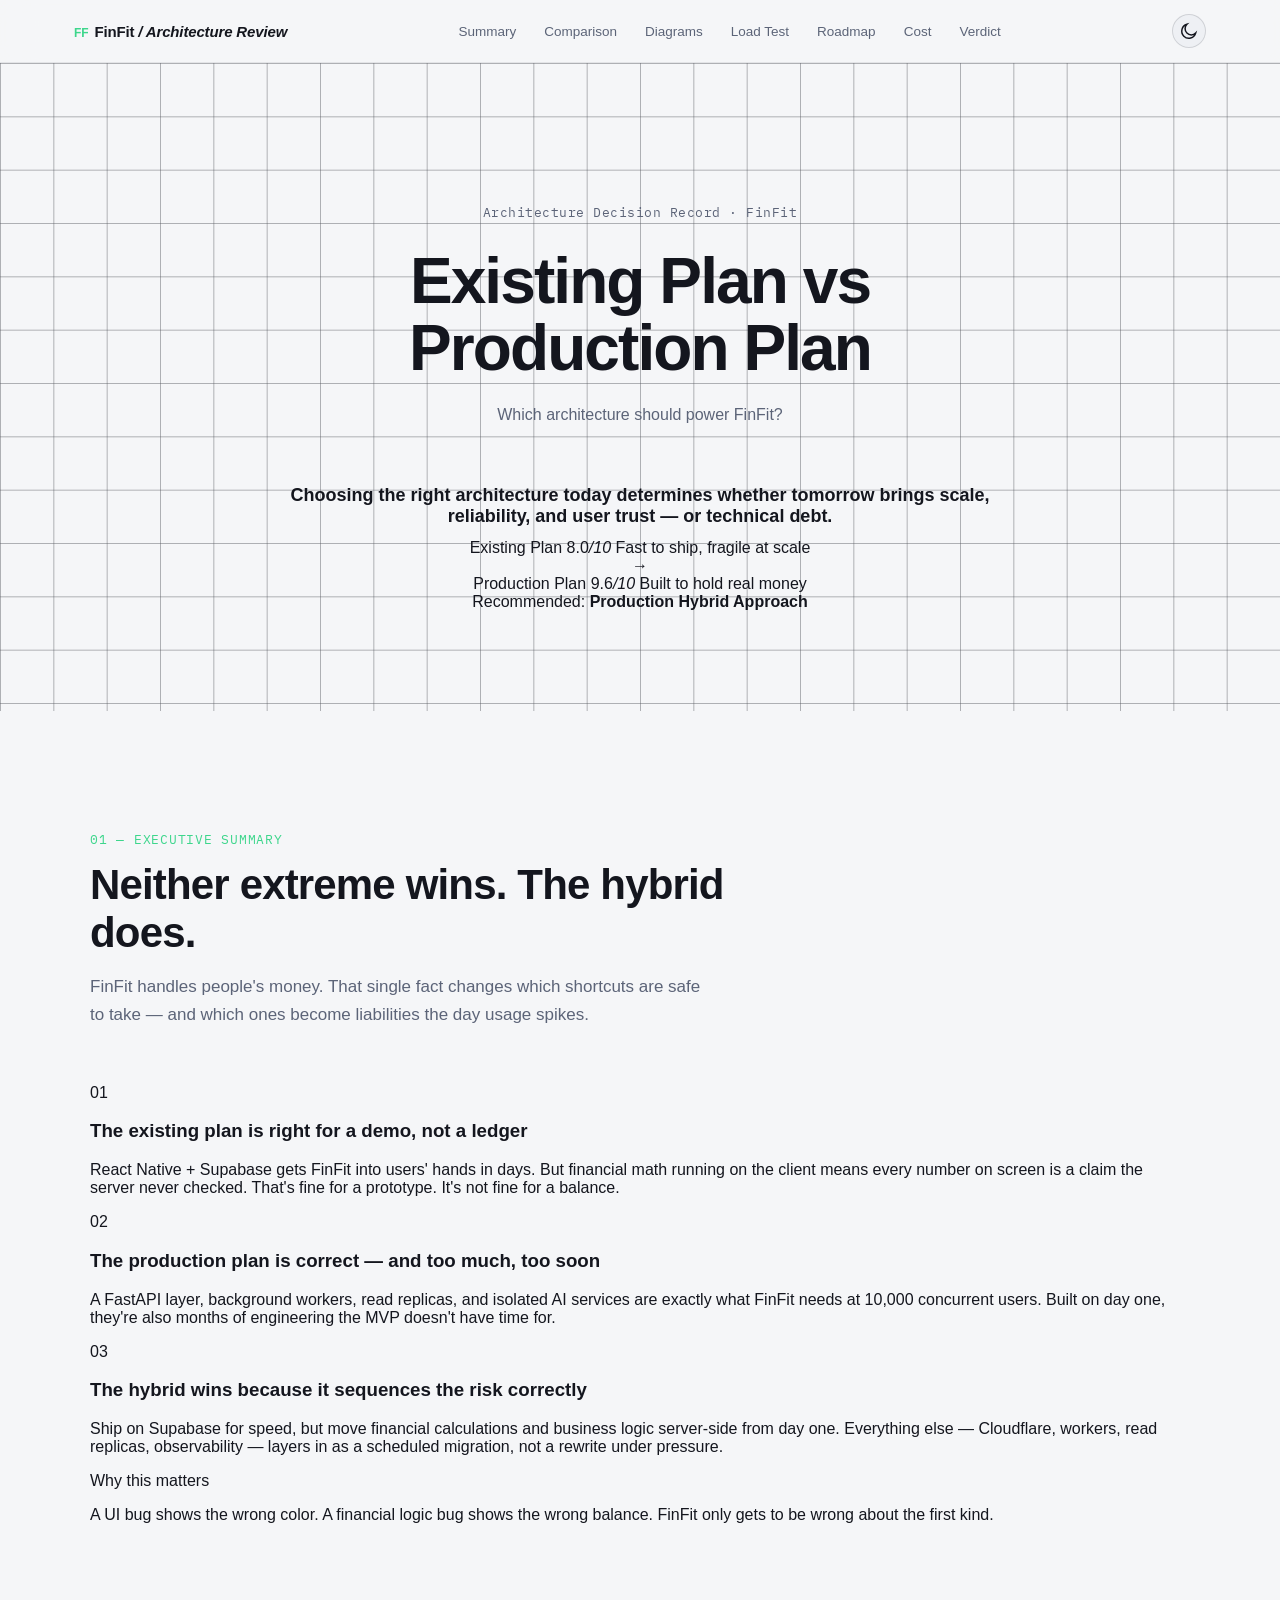
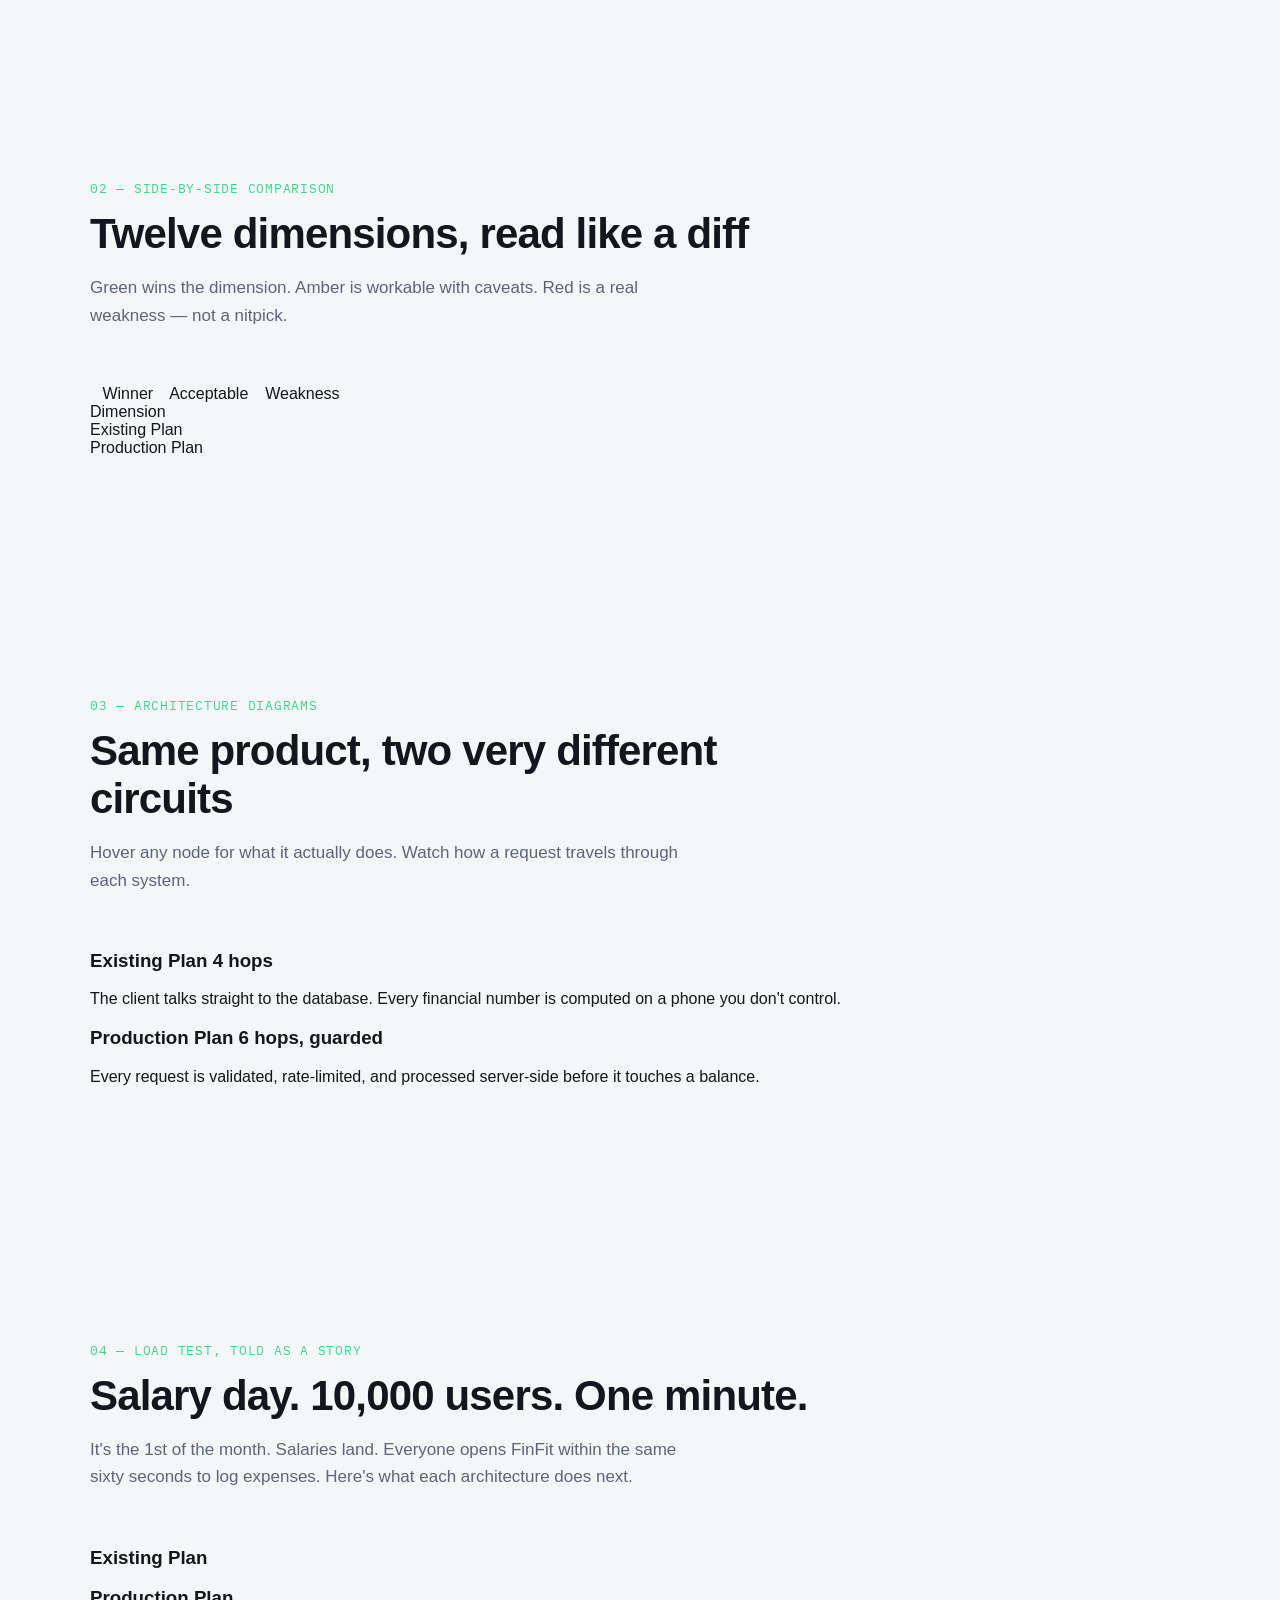
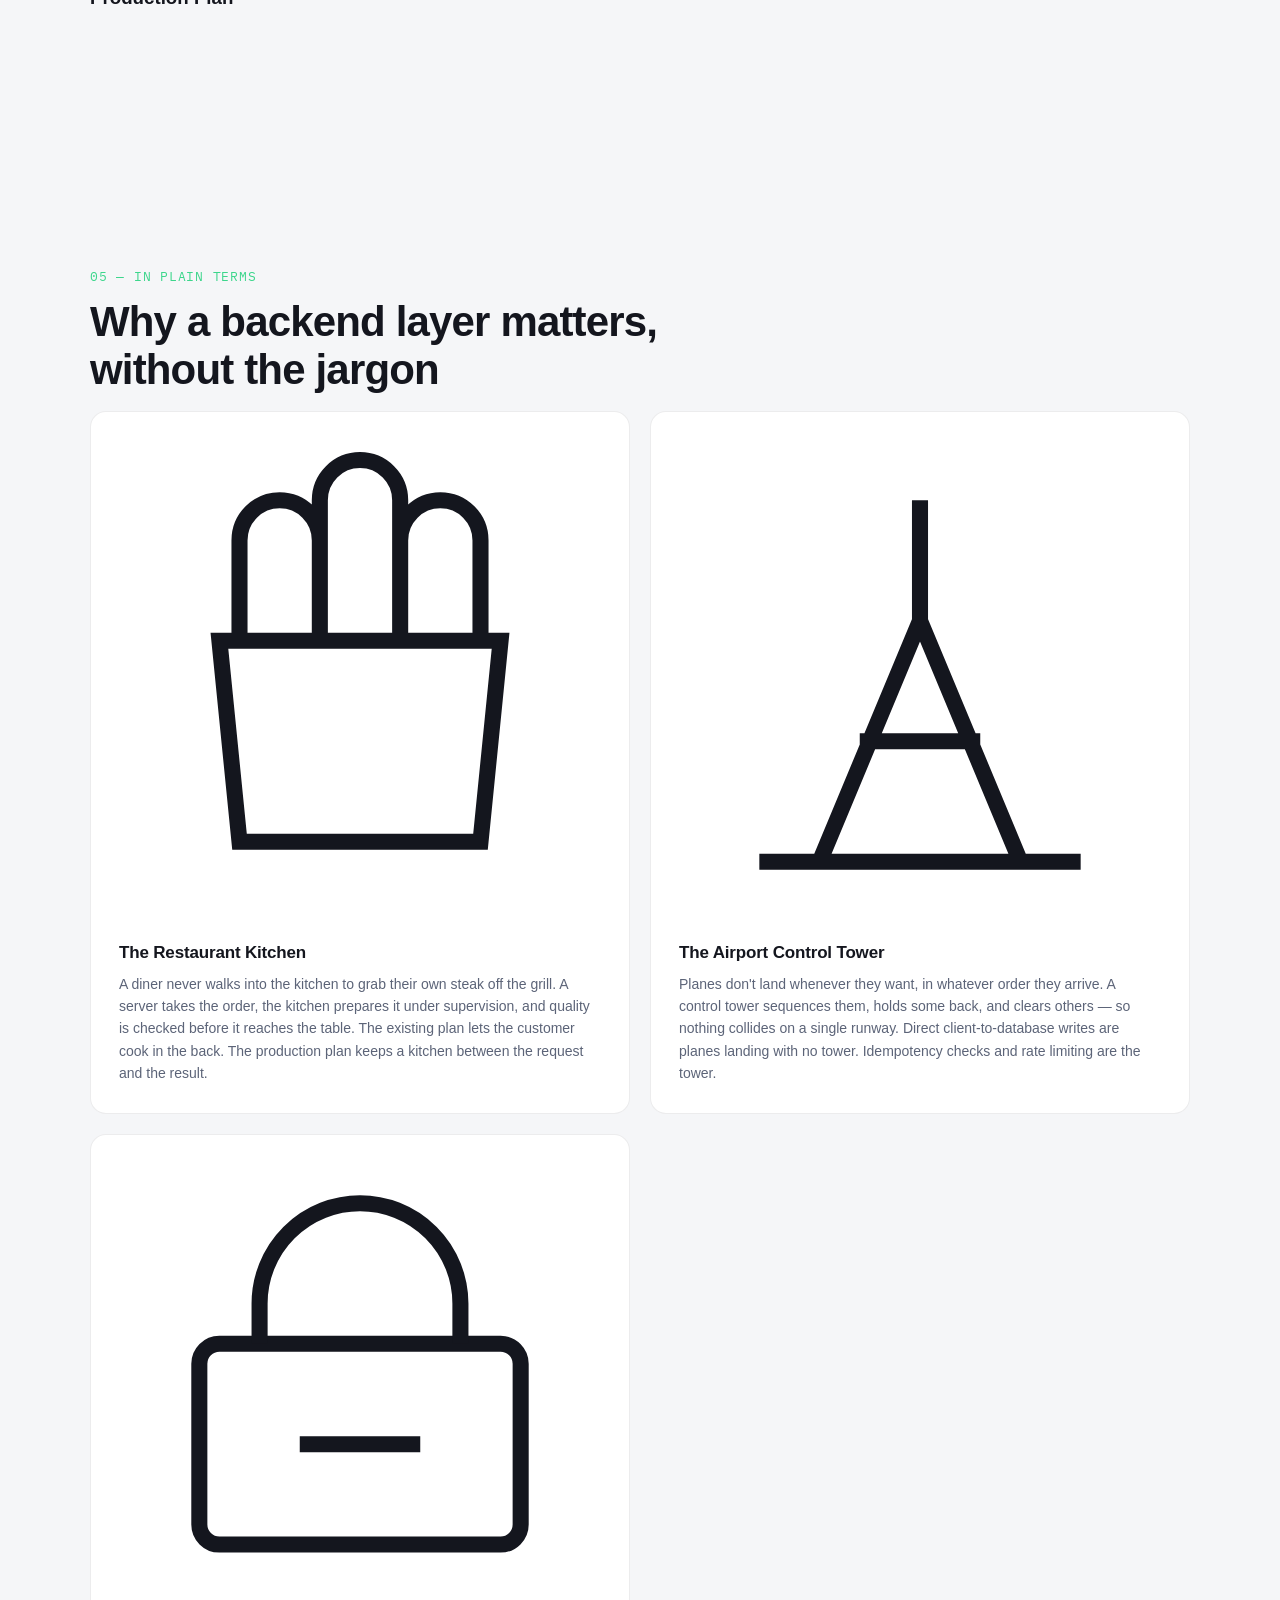
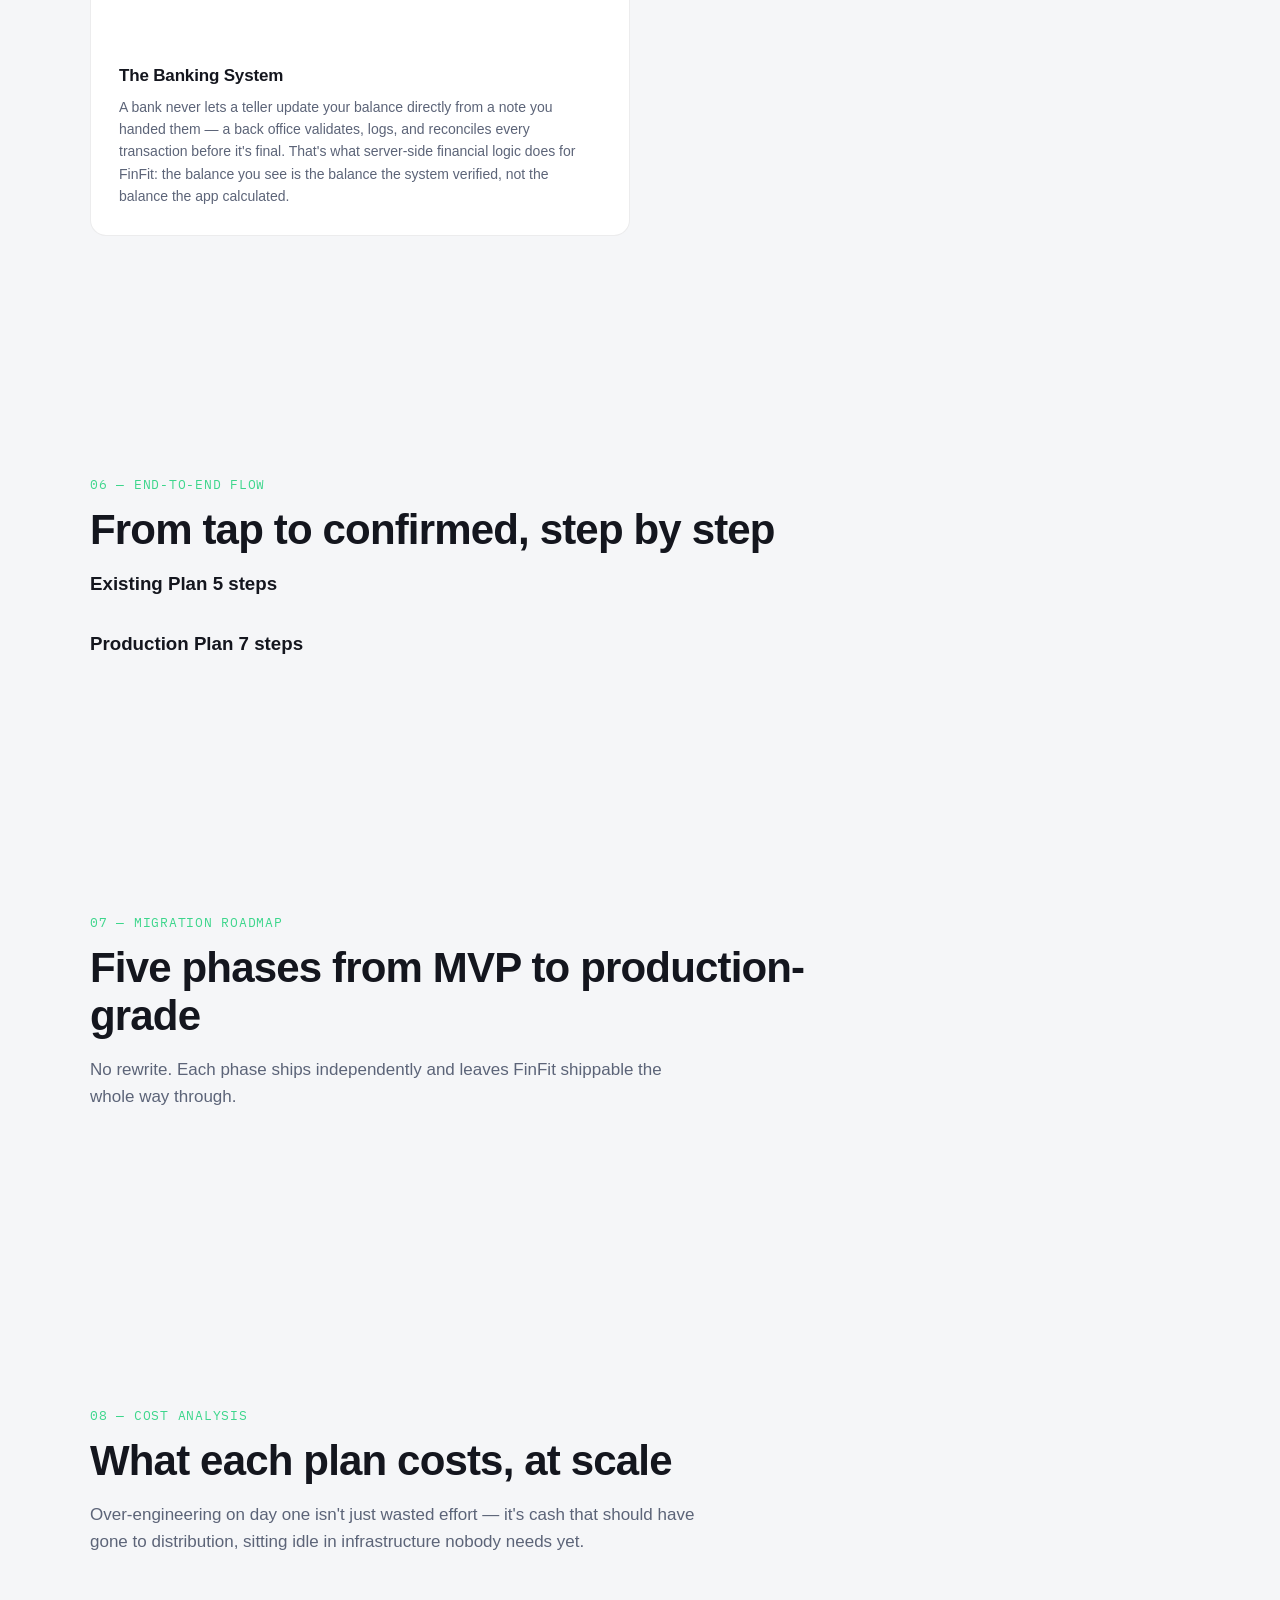
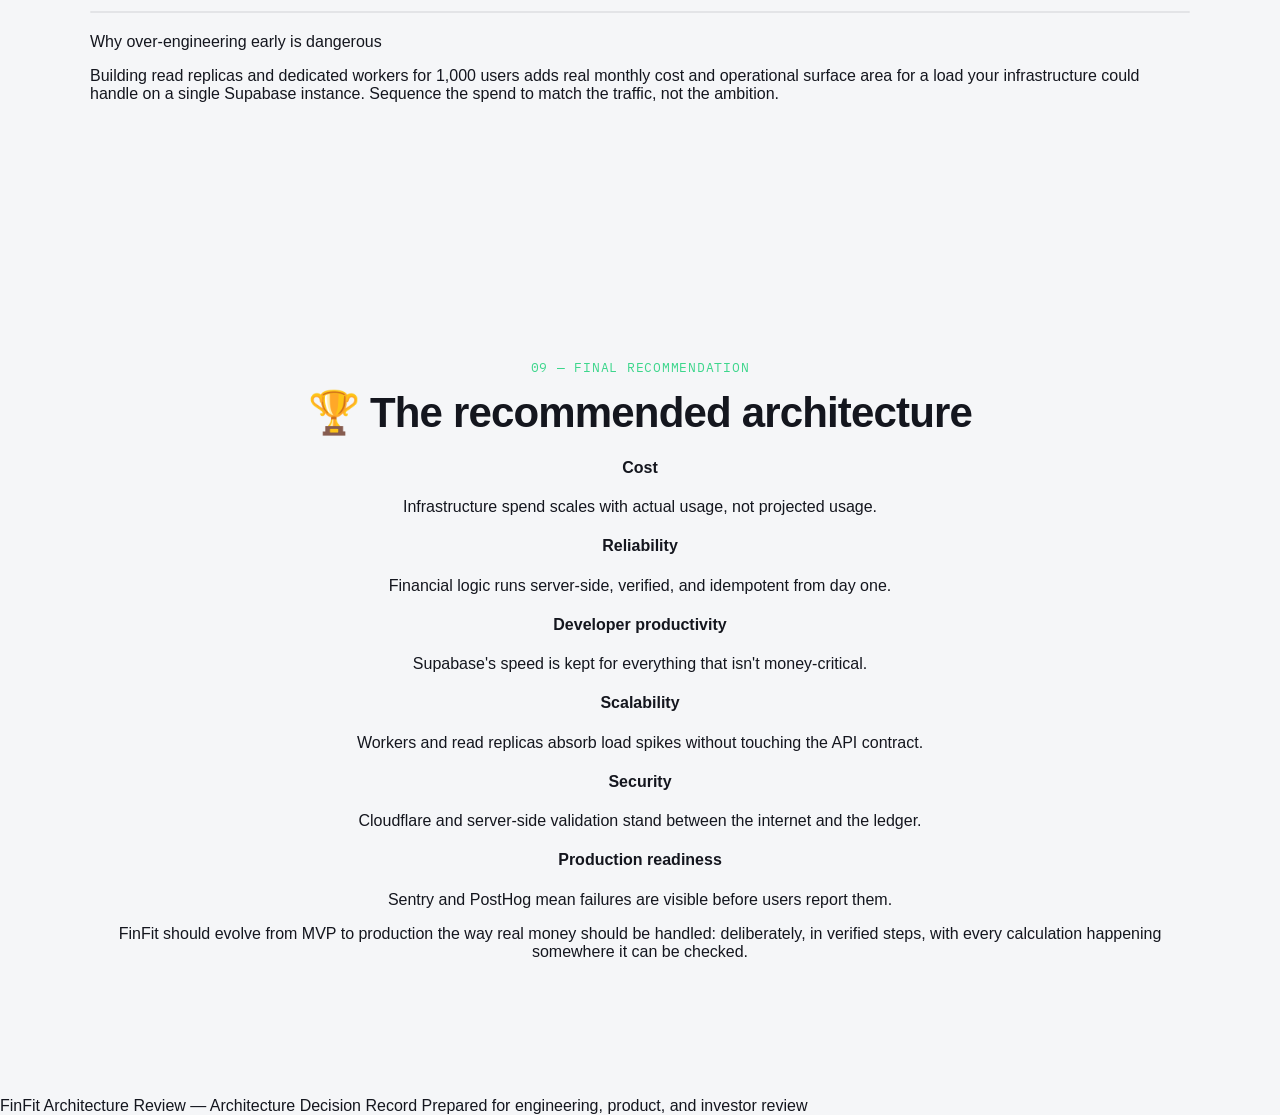
<file: index1.html>
<!DOCTYPE html>
<html lang="en">
<head>
<meta charset="UTF-8">
<meta name="viewport" content="width=device-width, initial-scale=1.0">
<title>FinFit Architecture Review — Existing Plan vs Production Plan</title>
<meta name="description" content="A production-grade architecture review comparing FinFit's existing plan against the recommended production-ready plan.">
<link rel="preconnect" href="https://fonts.googleapis.com">
<link rel="preconnect" href="https://fonts.gstatic.com" crossorigin>
<link href="https://fonts.googleapis.com/css2?family=Space+Grotesk:wght@400;500;600;700&family=IBM+Plex+Sans:wght@400;500;600;700&family=IBM+Plex+Mono:wght@400;500;600&display=swap" rel="stylesheet">
<link rel="stylesheet" href="styles.css">
</head>
<body>

<!-- Ledger progress rail -->
<div class="ledger-rail" aria-hidden="true"><div class="ledger-rail-fill" id="ledgerFill"></div></div>

<!-- Nav -->
<header class="nav" id="siteNav">
  <div class="nav-inner">
    <a class="nav-brand" href="#top">
      <span class="nav-mark">FF</span>
      <span class="nav-brand-text">FinFit <em>/ Architecture Review</em></span>
    </a>
    <nav class="nav-links">
      <a href="#summary">Summary</a>
      <a href="#compare">Comparison</a>
      <a href="#diagrams">Diagrams</a>
      <a href="#scenario">Load Test</a>
      <a href="#roadmap">Roadmap</a>
      <a href="#cost">Cost</a>
      <a href="#recommendation">Verdict</a>
    </nav>
    <button class="theme-toggle" id="themeToggle" aria-label="Toggle dark mode" aria-pressed="false">
      <svg class="icon-sun" viewBox="0 0 24 24" fill="none" stroke="currentColor" stroke-width="1.8"><circle cx="12" cy="12" r="4.2"/><path d="M12 2.5v2.4M12 19.1v2.4M4.2 4.2l1.7 1.7M18.1 18.1l1.7 1.7M2.5 12h2.4M19.1 12h2.4M4.2 19.8l1.7-1.7M18.1 5.9l1.7-1.7"/></svg>
      <svg class="icon-moon" viewBox="0 0 24 24" fill="none" stroke="currentColor" stroke-width="1.8"><path d="M20 14.5A8.5 8.5 0 1 1 9.5 4a6.8 6.8 0 0 0 10.5 10.5Z"/></svg>
    </button>
  </div>
</header>

<main id="top">

  <!-- ============ 1. HERO ============ -->
  <section class="hero" id="hero">
    <div class="hero-bg" aria-hidden="true">
      <svg class="hero-grid" viewBox="0 0 1440 900" preserveAspectRatio="none"><defs><pattern id="ledgerGrid" width="60" height="60" patternUnits="userSpaceOnUse"><path d="M60 0H0V60" fill="none" stroke="currentColor" stroke-width="1"/></pattern></defs><rect width="1440" height="900" fill="url(#ledgerGrid)"/></svg>
      <div class="hero-glow"></div>
    </div>
    <div class="hero-inner">
      <p class="eyebrow">Architecture Decision Record · FinFit</p>
      <h1 class="hero-title">Existing Plan <span class="vs">vs</span> Production Plan</h1>
      <p class="hero-sub">Which architecture should power FinFit?</p>
      <p class="hero-tagline">Choosing the right architecture today determines whether tomorrow brings scale, reliability, and user trust — or technical debt.</p>

      <div class="hero-ratings">
        <div class="rating-card rating-existing">
          <span class="rating-label">Existing Plan</span>
          <span class="rating-score">8.0<em>/10</em></span>
          <span class="rating-tag">Fast to ship, fragile at scale</span>
        </div>
        <div class="rating-vs-mark" aria-hidden="true">→</div>
        <div class="rating-card rating-production">
          <span class="rating-label">Production Plan</span>
          <span class="rating-score">9.6<em>/10</em></span>
          <span class="rating-tag">Built to hold real money</span>
        </div>
      </div>

      <div class="hero-winner">
        <span class="winner-dot"></span>
        Recommended: <strong>Production Hybrid Approach</strong>
      </div>
    </div>
  </section>

  <!-- ============ 2. EXECUTIVE SUMMARY ============ -->
  <section class="section" id="summary">
    <div class="section-inner">
      <p class="section-eyebrow">01 — Executive Summary</p>
      <h2 class="section-title">Neither extreme wins. The hybrid does.</h2>
      <p class="section-lede">FinFit handles people's money. That single fact changes which shortcuts are safe to take — and which ones become liabilities the day usage spikes.</p>

      <div class="summary-grid">
        <div class="summary-card">
          <span class="summary-num">01</span>
          <h3>The existing plan is right for a demo, not a ledger</h3>
          <p>React Native + Supabase gets FinFit into users' hands in days. But financial math running on the client means every number on screen is a claim the server never checked. That's fine for a prototype. It's not fine for a balance.</p>
        </div>
        <div class="summary-card">
          <span class="summary-num">02</span>
          <h3>The production plan is correct — and too much, too soon</h3>
          <p>A FastAPI layer, background workers, read replicas, and isolated AI services are exactly what FinFit needs at 10,000 concurrent users. Built on day one, they're also months of engineering the MVP doesn't have time for.</p>
        </div>
        <div class="summary-card summary-card--accent">
          <span class="summary-num">03</span>
          <h3>The hybrid wins because it sequences the risk correctly</h3>
          <p>Ship on Supabase for speed, but move financial calculations and business logic server-side from day one. Everything else — Cloudflare, workers, read replicas, observability — layers in as a scheduled migration, not a rewrite under pressure.</p>
        </div>
      </div>

      <div class="callout">
        <span class="callout-label">Why this matters</span>
        <p>A UI bug shows the wrong color. A financial logic bug shows the wrong balance. FinFit only gets to be wrong about the first kind.</p>
      </div>
    </div>
  </section>

  <!-- ============ 3. COMPARISON TABLE ============ -->
  <section class="section section--muted" id="compare">
    <div class="section-inner">
      <p class="section-eyebrow">02 — Side-by-Side Comparison</p>
      <h2 class="section-title">Twelve dimensions, read like a diff</h2>
      <p class="section-lede">Green wins the dimension. Amber is workable with caveats. Red is a real weakness — not a nitpick.</p>

      <div class="legend">
        <span class="legend-item"><i class="dot dot--green"></i> Winner</span>
        <span class="legend-item"><i class="dot dot--amber"></i> Acceptable</span>
        <span class="legend-item"><i class="dot dot--red"></i> Weakness</span>
      </div>

      <div class="diff-table" id="diffTable">
        <div class="diff-row diff-head">
          <div class="diff-cell diff-cell--label">Dimension</div>
          <div class="diff-cell diff-cell--plan">Existing Plan</div>
          <div class="diff-cell diff-cell--plan">Production Plan</div>
        </div>
        <!-- rows injected by JS from data below, but written statically for no-JS resilience -->
      </div>
    </div>
  </section>

  <!-- ============ 4. INTERACTIVE ARCHITECTURE DIAGRAMS ============ -->
  <section class="section" id="diagrams">
    <div class="section-inner">
      <p class="section-eyebrow">03 — Architecture Diagrams</p>
      <h2 class="section-title">Same product, two very different circuits</h2>
      <p class="section-lede">Hover any node for what it actually does. Watch how a request travels through each system.</p>

      <div class="diagrams-grid">
        <div class="diagram-card diagram-card--legacy">
          <h3>Existing Plan <span class="diagram-tag">4 hops</span></h3>
          <div class="diagram-svg-wrap" id="diagramLegacy"></div>
          <p class="diagram-caption">The client talks straight to the database. Every financial number is computed on a phone you don't control.</p>
        </div>
        <div class="diagram-card diagram-card--prod">
          <h3>Production Plan <span class="diagram-tag">6 hops, guarded</span></h3>
          <div class="diagram-svg-wrap" id="diagramProd"></div>
          <p class="diagram-caption">Every request is validated, rate-limited, and processed server-side before it touches a balance.</p>
        </div>
      </div>
    </div>
  </section>

  <!-- ============ 5. REAL-TIME PRODUCTION SCENARIO ============ -->
  <section class="section section--dark" id="scenario">
    <div class="section-inner">
      <p class="section-eyebrow">04 — Load Test, Told as a Story</p>
      <h2 class="section-title">Salary day. 10,000 users. One minute.</h2>
      <p class="section-lede">It's the 1st of the month. Salaries land. Everyone opens FinFit within the same sixty seconds to log expenses. Here's what each architecture does next.</p>

      <div class="scenario-grid">
        <div class="scenario-col scenario-col--legacy">
          <h3>Existing Plan</h3>
          <ol class="scenario-timeline" id="scenarioLegacy"></ol>
        </div>
        <div class="scenario-col scenario-col--prod">
          <h3>Production Plan</h3>
          <ol class="scenario-timeline" id="scenarioProd"></ol>
        </div>
      </div>
    </div>
  </section>

  <!-- ============ 6. REAL-WORLD ANALOGIES ============ -->
  <section class="section" id="analogies">
    <div class="section-inner">
      <p class="section-eyebrow">05 — In Plain Terms</p>
      <h2 class="section-title">Why a backend layer matters, without the jargon</h2>

      <div class="analogy-grid">
        <article class="analogy-card">
          <div class="analogy-icon" aria-hidden="true">
            <svg viewBox="0 0 48 48" fill="none" stroke="currentColor" stroke-width="1.6"><path d="M12 20V10a4 4 0 0 1 8 0M20 20V6a4 4 0 0 1 8 0v14M28 20V10a4 4 0 0 1 8 0v10M10 20h28l-2 20H12z"/></svg>
          </div>
          <h3>The Restaurant Kitchen</h3>
          <p>A diner never walks into the kitchen to grab their own steak off the grill. A server takes the order, the kitchen prepares it under supervision, and quality is checked before it reaches the table. The existing plan lets the customer cook in the back. The production plan keeps a kitchen between the request and the result.</p>
        </article>
        <article class="analogy-card">
          <div class="analogy-icon" aria-hidden="true">
            <svg viewBox="0 0 48 48" fill="none" stroke="currentColor" stroke-width="1.6"><path d="M24 6v12M14 42l10-24 10 24M8 42h32M18 30h12"/></svg>
          </div>
          <h3>The Airport Control Tower</h3>
          <p>Planes don't land whenever they want, in whatever order they arrive. A control tower sequences them, holds some back, and clears others — so nothing collides on a single runway. Direct client-to-database writes are planes landing with no tower. Idempotency checks and rate limiting are the tower.</p>
        </article>
        <article class="analogy-card">
          <div class="analogy-icon" aria-hidden="true">
            <svg viewBox="0 0 48 48" fill="none" stroke="currentColor" stroke-width="1.6"><rect x="8" y="18" width="32" height="20" rx="2"/><path d="M14 18v-4a10 10 0 0 1 20 0v4M18 28h12"/></svg>
          </div>
          <h3>The Banking System</h3>
          <p>A bank never lets a teller update your balance directly from a note you handed them — a back office validates, logs, and reconciles every transaction before it's final. That's what server-side financial logic does for FinFit: the balance you see is the balance the system verified, not the balance the app calculated.</p>
        </article>
      </div>
    </div>
  </section>

  <!-- ============ 7. PROJECT FLOW COMPARISON ============ -->
  <section class="section section--muted" id="flows">
    <div class="section-inner">
      <p class="section-eyebrow">06 — End-to-End Flow</p>
      <h2 class="section-title">From tap to confirmed, step by step</h2>

      <div class="flows-grid">
        <div class="flow-col">
          <h3>Existing Plan <span class="flow-steps-count">5 steps</span></h3>
          <ol class="flow-steps" id="flowLegacy"></ol>
        </div>
        <div class="flow-col flow-col--prod">
          <h3>Production Plan <span class="flow-steps-count">7 steps</span></h3>
          <ol class="flow-steps" id="flowProd"></ol>
        </div>
      </div>
    </div>
  </section>

  <!-- ============ 8. MIGRATION ROADMAP ============ -->
  <section class="section" id="roadmap">
    <div class="section-inner">
      <p class="section-eyebrow">07 — Migration Roadmap</p>
      <h2 class="section-title">Five phases from MVP to production-grade</h2>
      <p class="section-lede">No rewrite. Each phase ships independently and leaves FinFit shippable the whole way through.</p>

      <div class="roadmap-rail" id="roadmapRail"></div>
    </div>
  </section>

  <!-- ============ 9. COST ANALYSIS ============ -->
  <section class="section section--muted" id="cost">
    <div class="section-inner">
      <p class="section-eyebrow">08 — Cost Analysis</p>
      <h2 class="section-title">What each plan costs, at scale</h2>
      <p class="section-lede">Over-engineering on day one isn't just wasted effort — it's cash that should have gone to distribution, sitting idle in infrastructure nobody needs yet.</p>

      <div class="cost-table-wrap">
        <table class="cost-table" id="costTable"></table>
      </div>

      <div class="callout callout--warning">
        <span class="callout-label">Why over-engineering early is dangerous</span>
        <p>Building read replicas and dedicated workers for 1,000 users adds real monthly cost and operational surface area for a load your infrastructure could handle on a single Supabase instance. Sequence the spend to match the traffic, not the ambition.</p>
      </div>
    </div>
  </section>

  <!-- ============ 10. FINAL RECOMMENDATION ============ -->
  <section class="section section--final" id="recommendation">
    <div class="section-inner">
      <p class="section-eyebrow">09 — Final Recommendation</p>
      <h2 class="section-title">🏆 The recommended architecture</h2>

      <div class="final-diagram" id="finalDiagram"></div>

      <div class="final-reasons">
        <div class="final-reason"><h4>Cost</h4><p>Infrastructure spend scales with actual usage, not projected usage.</p></div>
        <div class="final-reason"><h4>Reliability</h4><p>Financial logic runs server-side, verified, and idempotent from day one.</p></div>
        <div class="final-reason"><h4>Developer productivity</h4><p>Supabase's speed is kept for everything that isn't money-critical.</p></div>
        <div class="final-reason"><h4>Scalability</h4><p>Workers and read replicas absorb load spikes without touching the API contract.</p></div>
        <div class="final-reason"><h4>Security</h4><p>Cloudflare and server-side validation stand between the internet and the ledger.</p></div>
        <div class="final-reason"><h4>Production readiness</h4><p>Sentry and PostHog mean failures are visible before users report them.</p></div>
      </div>

      <p class="final-close">FinFit should evolve from MVP to production the way real money should be handled: deliberately, in verified steps, with every calculation happening somewhere it can be checked.</p>
    </div>
  </section>

</main>

<footer class="site-footer">
  <div class="site-footer-inner">
    <span>FinFit Architecture Review — Architecture Decision Record</span>
    <span class="footer-muted">Prepared for engineering, product, and investor review</span>
  </div>
</footer>

<script src="script.js"></script>
</body>
</html>
</file>
<file: styles.css>
/* ==========================================================================
   FinFit — Architecture Evolution
   Design tokens: deep charcoal-navy base, ledger green vs caution amber,
   Inter for voice, IBM Plex Mono for data/labels (terminal + ledger feel).
   ========================================================================== */

:root{
  --bg:            #0B0E14;
  --bg-elevated:   #10141D;
  --surface:       #141924;
  --surface-2:     #1A2030;
  --line:          rgba(237, 239, 243, 0.08);
  --line-strong:   rgba(237, 239, 243, 0.16);
  --text:          #EDEFF3;
  --text-muted:    #939CB1;
  --text-faint:    #5C6478;

  --accent-money:  #3DD68C;
  --accent-money-dim: rgba(61, 214, 140, 0.14);
  --accent-risk:   #F2A93C;
  --accent-risk-dim: rgba(242, 169, 60, 0.14);
  --accent-bad:    #FF6B6B;
  --accent-bad-dim: rgba(255, 107, 107, 0.14);
  --accent-blue:   #5B8DEF;
  --accent-blue-dim: rgba(91, 141, 239, 0.14);

  --font-display: 'Inter', -apple-system, BlinkMacSystemFont, sans-serif;
  --font-mono: 'IBM Plex Mono', ui-monospace, monospace;

  --radius-sm: 10px;
  --radius-md: 16px;
  --radius-lg: 24px;

  --ease: cubic-bezier(0.16, 1, 0.3, 1);
  --shadow-lift: 0 20px 60px -20px rgba(0,0,0,0.6);
}

[data-theme="light"]{
  --bg:            #F5F6F8;
  --bg-elevated:   #FFFFFF;
  --surface:       #FFFFFF;
  --surface-2:     #EEF0F4;
  --line:          rgba(20, 22, 30, 0.08);
  --line-strong:   rgba(20, 22, 30, 0.14);
  --text:          #14161E;
  --text-muted:    #5C6478;
  --text-faint:    #8891A3;
  --accent-money-dim: rgba(30, 160, 100, 0.10);
  --accent-risk-dim: rgba(200, 130, 20, 0.12);
  --accent-bad-dim: rgba(220, 60, 60, 0.10);
  --shadow-lift: 0 20px 50px -24px rgba(20,22,30,0.25);
}

*,*::before,*::after{ box-sizing: border-box; }
html{ scroll-behavior: smooth; }
@media (prefers-reduced-motion: reduce){
  html{ scroll-behavior: auto; }
  *,*::before,*::after{ animation-duration: 0.01ms !important; animation-iteration-count: 1 !important; transition-duration: 0.01ms !important; }
}

body{
  margin:0;
  background: var(--bg);
  color: var(--text);
  font-family: var(--font-display);
  -webkit-font-smoothing: antialiased;
  transition: background 0.4s var(--ease), color 0.4s var(--ease);
  overflow-x: hidden;
}

.sr-only{
  position:absolute; width:1px; height:1px; padding:0; margin:-1px;
  overflow:hidden; clip:rect(0,0,0,0); white-space:nowrap; border:0;
}

a{ color: inherit; }
:focus-visible{ outline: 2px solid var(--accent-blue); outline-offset: 3px; border-radius: 4px; }

.grain{
  position: fixed; inset: 0; pointer-events: none; z-index: 1; opacity: 0.035; mix-blend-mode: overlay;
  background-image: url("data:image/svg+xml,%3Csvg xmlns='http://www.w3.org/2000/svg' width='120' height='120'%3E%3Cfilter id='n'%3E%3CfeTurbulence type='fractalNoise' baseFrequency='0.9' numOctaves='2' stitchTiles='stitch'/%3E%3C/filter%3E%3Crect width='100%25' height='100%25' filter='url(%23n)'/%3E%3C/svg%3E");
}

/* ============ NAV ============ */
.nav{
  position: sticky; top: 0; z-index: 100;
  background: color-mix(in srgb, var(--bg) 78%, transparent);
  backdrop-filter: blur(16px) saturate(140%);
  -webkit-backdrop-filter: blur(16px) saturate(140%);
  border-bottom: 1px solid var(--line);
}
.nav-inner{
  max-width: 1180px; margin: 0 auto; padding: 14px 24px;
  display: flex; align-items: center; justify-content: space-between; gap: 24px;
}
.nav-brand{
  display: flex; align-items: baseline; gap: 6px;
  text-decoration: none; color: var(--text); font-weight: 700; font-size: 15px; letter-spacing: -0.01em;
}
.nav-mark{ color: var(--accent-money); font-size: 12px; }
.nav-sub{ font-family: var(--font-mono); font-weight: 400; font-size: 12px; color: var(--text-faint); }
.nav-links{ display: flex; gap: 28px; }
.nav-links a{
  text-decoration: none; color: var(--text-muted); font-size: 13.5px; font-weight: 500;
  transition: color 0.2s var(--ease);
}
.nav-links a:hover{ color: var(--text); }
.theme-toggle{
  display: flex; align-items: center; justify-content: center;
  width: 34px; height: 34px; border-radius: 50%;
  background: var(--surface-2); border: 1px solid var(--line-strong);
  color: var(--text); cursor: pointer; transition: transform 0.3s var(--ease), background 0.2s;
}
.theme-toggle:hover{ transform: rotate(-14deg); }
.icon-moon{ display: none; }
[data-theme="light"] .icon-sun{ display: none; }
[data-theme="light"] .icon-moon{ display: block; }
.nav-progress{
  height: 2px; background: linear-gradient(90deg, var(--accent-money), var(--accent-blue));
  width: 0%; transition: width 0.1s linear;
}

/* ============ LAYOUT PRIMITIVES ============ */
.section{ padding: 120px 24px; position: relative; }
.section-inner{ max-width: 1100px; margin: 0 auto; }
.section--plans, .section--flow, .section--sim{ background: var(--bg-elevated); }
.section-eyebrow{
  font-family: var(--font-mono); font-size: 12.5px; letter-spacing: 0.06em; text-transform: uppercase;
  color: var(--accent-money); margin: 0 0 14px;
}
.section-title{
  font-size: clamp(28px, 4vw, 42px); font-weight: 800; letter-spacing: -0.02em; line-height: 1.15;
  margin: 0 0 16px; max-width: 720px;
}
.section-lede{
  font-size: 17px; color: var(--text-muted); max-width: 620px; line-height: 1.6; margin: 0 0 56px;
}
.subhead{ font-size: 20px; font-weight: 700; margin: 0 0 24px; letter-spacing: -0.01em; }

/* ============ HERO ============ */
.hero{
  position: relative; padding: 140px 24px 100px; overflow: hidden;
  display: flex; flex-direction: column; align-items: center;
}
.hero-bg{ position: absolute; inset: 0; z-index: 0; opacity: 0.7; }
.hero-ledger{ width: 100%; height: 100%; }
.hero-inner{ position: relative; z-index: 2; max-width: 760px; text-align: center; }

.eyebrow{
  display: inline-flex; align-items: center; gap: 8px;
  font-family: var(--font-mono); font-size: 12.5px; color: var(--text-muted);
  letter-spacing: 0.04em; margin: 0 0 28px;
}
.eyebrow-dot{ width: 6px; height: 6px; border-radius: 50%; background: var(--accent-money); box-shadow: 0 0 0 4px var(--accent-money-dim); }

.hero-title{
  font-size: clamp(36px, 6.4vw, 64px); font-weight: 800; letter-spacing: -0.03em; line-height: 1.05;
  margin: 0 0 20px;
}
.hero-title-accent{
  background: linear-gradient(100deg, var(--accent-money), var(--accent-blue));
  -webkit-background-clip: text; background-clip: text; color: transparent;
}
.hero-tagline{ font-size: 18px; font-weight: 600; color: var(--text); margin: 0 0 12px; }
.hero-sub{ font-size: 16px; color: var(--text-muted); line-height: 1.65; max-width: 560px; margin: 0 auto 56px; }

.hero-scores{
  display: flex; align-items: stretch; justify-content: center; gap: 18px; flex-wrap: wrap; margin-bottom: 28px;
}
.score-card{
  width: 230px; text-align: left; padding: 22px; border-radius: var(--radius-md);
  background: var(--surface); border: 1px solid var(--line);
  box-shadow: var(--shadow-lift);
}
.score-card--existing{ border-top: 2px solid var(--accent-risk); }
.score-card--new{ border-top: 2px solid var(--accent-money); }
.score-card-head{ display: flex; align-items: center; justify-content: space-between; margin-bottom: 14px; }
.score-tag{ font-size: 13px; font-weight: 600; color: var(--text-muted); }
.score-status{ font-family: var(--font-mono); font-size: 10.5px; padding: 3px 8px; border-radius: 20px; letter-spacing: 0.03em; }
.score-status--caution{ background: var(--accent-risk-dim); color: var(--accent-risk); }
.score-status--good{ background: var(--accent-money-dim); color: var(--accent-money); }
.score-value{ font-family: var(--font-mono); font-size: 40px; font-weight: 600; letter-spacing: -0.02em; margin-bottom: 8px; }
.score-den{ font-size: 18px; color: var(--text-faint); }
.score-note{ font-size: 13px; color: var(--text-muted); margin: 0; line-height: 1.4; }
.score-vs{ align-self: center; font-family: var(--font-mono); font-size: 13px; color: var(--text-faint); }

.hero-badge{
  display: inline-flex; align-items: center; gap: 8px;
  font-size: 13px; font-weight: 600; color: var(--accent-money);
  background: var(--accent-money-dim); border: 1px solid rgba(61,214,140,0.3);
  padding: 8px 16px; border-radius: 30px;
}

.scroll-cue{
  position: relative; z-index: 2; margin-top: 40px; width: 22px; height: 36px;
  border: 1.5px solid var(--line-strong); border-radius: 20px; display: block;
}
.scroll-cue span{
  position: absolute; top: 6px; left: 50%; width: 3px; height: 8px; margin-left: -1.5px;
  background: var(--accent-money); border-radius: 3px; animation: cue 1.8s var(--ease) infinite;
}
@keyframes cue{ 0%{ opacity:1; transform: translateY(0); } 70%{ opacity:0; transform: translateY(12px); } 100%{ opacity:0; } }

/* ============ REVEAL ============ */
.reveal{ opacity: 0; transform: translateY(24px); transition: opacity 0.7s var(--ease), transform 0.7s var(--ease); }
.reveal.is-visible{ opacity: 1; transform: translateY(0); }

/* ============ SUMMARY: RISK PAIR ============ */
.risk-pair{ display: grid; grid-template-columns: 1fr 1fr; gap: 20px; margin-bottom: 32px; }
.risk-card{
  padding: 28px; border-radius: var(--radius-md); background: var(--surface); border: 1px solid var(--line);
}
.risk-label{
  display: inline-block; font-family: var(--font-mono); font-size: 11px; letter-spacing: 0.05em; text-transform: uppercase;
  padding: 4px 10px; border-radius: 20px; margin-bottom: 16px;
}
.risk-label--under{ background: var(--accent-risk-dim); color: var(--accent-risk); }
.risk-label--over{ background: var(--accent-bad-dim); color: var(--accent-bad); }
.risk-card h3{ font-size: 19px; margin: 0 0 10px; letter-spacing: -0.01em; }
.risk-card p{ font-size: 14.5px; color: var(--text-muted); line-height: 1.6; margin: 0; }

.hybrid-callout{
  display: flex; gap: 18px; align-items: flex-start;
  padding: 28px; border-radius: var(--radius-md);
  background: linear-gradient(135deg, var(--accent-money-dim), transparent 60%);
  border: 1px solid rgba(61,214,140,0.25);
}
.hybrid-callout-mark{ color: var(--accent-money); font-size: 20px; line-height: 1; }
.hybrid-callout p{ margin: 0; font-size: 15.5px; line-height: 1.65; color: var(--text); }

/* ============ PLAN TOGGLE ============ */
.plan-toggle{
  display: inline-flex; padding: 4px; border-radius: 30px; background: var(--surface-2); border: 1px solid var(--line);
  margin-bottom: 44px; gap: 2px;
}
.plan-toggle-btn{
  font-family: var(--font-display); font-size: 13.5px; font-weight: 600; color: var(--text-muted);
  background: transparent; border: none; padding: 10px 22px; border-radius: 26px; cursor: pointer;
  transition: color 0.25s var(--ease), background 0.25s var(--ease);
}
.plan-toggle-btn.is-active{ color: var(--bg); background: var(--text); }

.plan-panel.is-hidden{ display: none; }
.plan-grid{ display: grid; grid-template-columns: 340px 1fr; gap: 48px; margin-bottom: 60px; }
.plan-diagram-wrap{ position: sticky; top: 90px; align-self: start; }
.plan-diagram-label{ font-family: var(--font-mono); font-size: 11px; color: var(--text-faint); text-transform: uppercase; letter-spacing: 0.05em; margin-bottom: 10px; }
.plan-diagram{ width: 100%; height: auto; }
.pd-node rect{ fill: var(--surface); stroke: var(--line-strong); stroke-width: 1.2; }
.pd-node--risk rect{ stroke: var(--accent-risk); stroke-width: 1.4; }
.pd-node--good rect{ stroke: var(--accent-money); stroke-width: 1.4; }
.pd-title{ fill: var(--text); font-family: var(--font-display); font-size: 13px; font-weight: 700; text-anchor: middle; }
.pd-sub{ fill: var(--text-faint); font-family: var(--font-mono); font-size: 10px; text-anchor: middle; }
.plan-diagram-caption{ font-size: 12.5px; color: var(--text-muted); margin-top: 14px; display: flex; align-items: center; gap: 8px; }
.dot{ width: 8px; height: 8px; border-radius: 50%; display: inline-block; flex-shrink: 0; }
.dot--risk{ background: var(--accent-risk); }
.dot--good{ background: var(--accent-money); }

.detail-cols{ display: grid; grid-template-columns: 1fr 1fr; gap: 32px; margin-bottom: 28px; }
.detail-head{ font-size: 13px; text-transform: uppercase; letter-spacing: 0.04em; margin: 0 0 16px; font-family: var(--font-mono); }
.detail-head--good{ color: var(--accent-money); }
.detail-head--bad{ color: var(--accent-bad); }
.check-list{ list-style: none; margin: 0; padding: 0; display: flex; flex-direction: column; gap: 12px; }
.check-list li{ font-size: 14.5px; color: var(--text-muted); line-height: 1.5; padding-left: 22px; position: relative; }
.check-list--good li::before{ content: "+"; position: absolute; left: 0; color: var(--accent-money); font-weight: 700; }
.check-list--bad li::before{ content: "–"; position: absolute; left: 0; color: var(--accent-bad); font-weight: 700; }

.quote-strip{
  font-size: 15px; font-style: italic; color: var(--text); line-height: 1.6;
  padding: 18px 22px; border-left: 3px solid var(--accent-risk); background: var(--surface);
  border-radius: 0 var(--radius-sm) var(--radius-sm) 0;
}
.quote-strip--good{ border-left-color: var(--accent-money); }

/* ============ RESPONSIBILITY GRID ============ */
.resp-table-wrap{ margin: 20px 0 64px; }
.resp-grid{ display: grid; grid-template-columns: repeat(4, 1fr); gap: 16px; margin-bottom: 20px; }
.resp-card{ padding: 22px; border-radius: var(--radius-md); background: var(--surface); border: 1px solid var(--line); }
.resp-icon{ color: var(--accent-money); font-size: 11px; }
.resp-card h4{ font-size: 15px; margin: 10px 0 8px; }
.resp-card p{ font-size: 13px; color: var(--text-muted); line-height: 1.55; margin: 0; }
.ai-callout{
  font-size: 14px; color: var(--text-muted); padding: 16px 20px; border-radius: var(--radius-sm);
  background: var(--accent-blue-dim); border: 1px solid rgba(91,141,239,0.25); line-height: 1.6;
}
.ai-callout strong{ color: var(--text); }

/* ============ COMPARE TABLE ============ */
.table-scroll{ overflow-x: auto; border-radius: var(--radius-md); border: 1px solid var(--line); }
.compare-table{ width: 100%; border-collapse: collapse; min-width: 640px; background: var(--surface); }
.compare-table th, .compare-table td{ padding: 14px 20px; text-align: left; font-size: 14px; border-bottom: 1px solid var(--line); }
.compare-table thead th{
  font-family: var(--font-mono); font-size: 11.5px; text-transform: uppercase; letter-spacing: 0.04em;
  color: var(--text-faint); background: var(--surface-2); font-weight: 500;
}
.compare-table tbody th{ font-weight: 600; color: var(--text); white-space: nowrap; }
.compare-table td{ color: var(--text-muted); }
.compare-table tbody tr:last-child td, .compare-table tbody tr:last-child th{ border-bottom: none; }
.td-good{ color: var(--accent-money) !important; }
.td-bad{ color: var(--accent-bad) !important; }

/* ============ FLOW ============ */
.flow-grid{ display: grid; grid-template-columns: 1fr 1fr; gap: 40px; }
.flow-col-title{ font-size: 15px; font-family: var(--font-mono); text-transform: uppercase; letter-spacing: 0.04em; margin: 0 0 24px; }
.flow-col-title--risk{ color: var(--accent-risk); }
.flow-col-title--good{ color: var(--accent-money); }
.flow-steps{ list-style: none; margin: 0; padding: 0; display: flex; flex-direction: column; }
.flow-steps li{ display: flex; gap: 16px; padding: 14px 0; border-bottom: 1px dashed var(--line); }
.flow-steps li:last-child{ border-bottom: none; }
.flow-step-n{
  flex-shrink: 0; width: 28px; height: 28px; border-radius: 50%; display: flex; align-items: center; justify-content: center;
  font-family: var(--font-mono); font-size: 12px; background: var(--surface); border: 1px solid var(--line-strong); color: var(--text-muted);
}
.flow-step-n--risk{ border-color: var(--accent-risk); color: var(--accent-risk); }
.flow-step-n--good{ border-color: var(--accent-money); color: var(--accent-money); }
.flow-steps strong{ font-size: 14px; display: block; margin-bottom: 2px; }
.flow-steps p{ font-size: 13px; color: var(--text-muted); margin: 0; line-height: 1.45; }

/* ============ SIMULATOR ============ */
.sim-trigger{
  display: inline-flex; align-items: center; gap: 10px;
  font-family: var(--font-display); font-size: 14.5px; font-weight: 700; color: var(--bg);
  background: var(--accent-money); border: none; padding: 14px 26px; border-radius: 30px; cursor: pointer;
  margin-bottom: 40px; transition: transform 0.2s var(--ease), box-shadow 0.2s var(--ease);
  box-shadow: 0 10px 30px -12px rgba(61,214,140,0.5);
}
.sim-trigger:hover{ transform: translateY(-2px); }
.sim-trigger:active{ transform: translateY(0); }
.sim-trigger:disabled{ opacity: 0.6; cursor: default; transform: none; }

.sim-grid{ display: grid; grid-template-columns: 1fr 1fr; gap: 20px; }
.sim-panel{
  border-radius: var(--radius-md); border: 1px solid var(--accent-risk); background: var(--surface);
  padding: 22px; min-height: 340px; display: flex; flex-direction: column;
  transition: border-color 0.3s;
}
.sim-panel--good{ border-color: var(--line); }
.sim-panel-head{ display: flex; align-items: center; justify-content: space-between; margin-bottom: 16px; }
.sim-panel-head h3{ font-size: 16px; margin: 0; }
.sim-status{
  font-family: var(--font-mono); font-size: 11px; padding: 4px 10px; border-radius: 20px;
  background: var(--surface-2); color: var(--text-faint); transition: all 0.3s;
}
.sim-status.is-bad{ background: var(--accent-bad-dim); color: var(--accent-bad); }
.sim-status.is-good{ background: var(--accent-money-dim); color: var(--accent-money); }
.sim-status.is-warn{ background: var(--accent-risk-dim); color: var(--accent-risk); }
.sim-events{ display: flex; flex-direction: column; gap: 8px; font-family: var(--font-mono); font-size: 12.5px; }
.sim-event{
  display: flex; gap: 10px; padding: 9px 12px; border-radius: 8px; background: var(--surface-2);
  opacity: 0; transform: translateX(-8px); animation: simIn 0.4s var(--ease) forwards;
  line-height: 1.4;
}
@keyframes simIn{ to{ opacity: 1; transform: translateX(0); } }
.sim-event-tag{ flex-shrink: 0; font-weight: 600; }
.sim-event.ev-bad .sim-event-tag{ color: var(--accent-bad); }
.sim-event.ev-warn .sim-event-tag{ color: var(--accent-risk); }
.sim-event.ev-good .sim-event-tag{ color: var(--accent-money); }
.sim-caption{ font-size: 12.5px; color: var(--text-faint); margin-top: 20px; }

/* ============ ANALOGIES ============ */
.analogy-grid{ display: grid; grid-template-columns: repeat(2, 1fr); gap: 20px; }
.analogy-card{ padding: 28px; border-radius: var(--radius-md); background: var(--surface); border: 1px solid var(--line); transition: transform 0.3s var(--ease), border-color 0.3s; }
.analogy-card:hover{ transform: translateY(-4px); border-color: var(--line-strong); }
.analogy-icon{ font-size: 26px; margin-bottom: 14px; }
.analogy-card h3{ font-size: 17px; margin: 0 0 10px; letter-spacing: -0.01em; }
.analogy-card p{ font-size: 14px; color: var(--text-muted); line-height: 1.6; margin: 0; }

/* ============ COST ============ */
.cost-table-wrap{ border-radius: var(--radius-md); overflow: hidden; border: 1px solid var(--line); margin-bottom: 20px; }
.cost-table{ width: 100%; border-collapse: collapse; background: var(--surface); }
.cost-table th, .cost-table td{ padding: 20px 24px; border-bottom: 1px solid var(--line); text-align: left; }
.cost-table thead th{ font-family: var(--font-mono); font-size: 11.5px; text-transform: uppercase; color: var(--text-faint); background: var(--surface-2); font-weight: 500; }
.cost-table tbody th{ font-family: var(--font-mono); font-size: 15px; color: var(--text); }
.cost-table tbody tr:last-child td, .cost-table tbody tr:last-child th{ border-bottom: none; }
.cost-amt{ display: block; font-family: var(--font-mono); font-size: 17px; font-weight: 600; color: var(--text); }
.cost-amt--good{ color: var(--accent-money); }
.cost-amt--bad{ color: var(--accent-bad); }
.cost-note{ display: block; font-size: 12.5px; color: var(--text-faint); margin-top: 4px; }
.cost-footnote{ font-size: 14px; color: var(--text-muted); line-height: 1.6; max-width: 680px; }

/* ============ ROADMAP TIMELINE ============ */
.timeline{ position: relative; padding-left: 40px; }
.timeline-line{ position: absolute; left: 13px; top: 6px; bottom: 6px; width: 1px; background: var(--line-strong); }
.timeline-item{ position: relative; padding-bottom: 44px; }
.timeline-item:last-child{ padding-bottom: 0; }
.timeline-marker{
  position: absolute; left: -40px; top: 0; width: 28px; height: 28px; border-radius: 50%;
  background: var(--bg-elevated); border: 1px solid var(--accent-money); color: var(--accent-money);
  display: flex; align-items: center; justify-content: center; font-family: var(--font-mono); font-size: 11px;
}
.timeline-content h3{ font-size: 18px; margin: 0 0 8px; }
.timeline-content p{ font-size: 14.5px; color: var(--text-muted); line-height: 1.6; margin: 0; max-width: 560px; }

/* ============ FINAL ============ */
.section--final{ text-align: center; }
.section--final .section-title, .section--final .section-lede{ margin-left: auto; margin-right: auto; }
.final-diagram-wrap{ margin: 20px 0 48px; overflow-x: auto; }
.final-diagram{ width: 100%; min-width: 720px; height: auto; }
.fd-node rect{ fill: var(--surface); stroke: var(--line-strong); }
.fd-node--core rect{ stroke: var(--accent-money); stroke-width: 1.6; }
.final-score-block{ display: flex; flex-direction: column; align-items: center; gap: 14px; }
.final-score-num{ font-family: var(--font-mono); font-size: 56px; font-weight: 600; letter-spacing: -0.02em; color: var(--accent-money); }
.final-score-den{ font-size: 24px; color: var(--text-faint); }
.final-badge{
  font-size: 13.5px; font-weight: 600; padding: 9px 18px; border-radius: 30px;
  background: var(--accent-money-dim); color: var(--accent-money); border: 1px solid rgba(61,214,140,0.3);
}

/* ============ FOOTER ============ */
.footer{ padding: 40px 24px; border-top: 1px solid var(--line); }
.footer-inner{ max-width: 1100px; margin: 0 auto; }
.footer p{ font-size: 12.5px; color: var(--text-faint); margin: 0; }

/* ============ RESPONSIVE ============ */
@media (max-width: 860px){
  .nav-links{ display: none; }
  .section{ padding: 80px 20px; }
  .risk-pair, .detail-cols, .flow-grid, .analogy-grid, .resp-grid{ grid-template-columns: 1fr; }
  .plan-grid{ grid-template-columns: 1fr; gap: 32px; }
  .plan-diagram-wrap{ position: static; }
  .sim-grid{ grid-template-columns: 1fr; }
  .hero{ padding-top: 110px; }
  .hero-scores{ flex-direction: column; align-items: center; }
  .score-vs{ display: none; }
}
</file>
